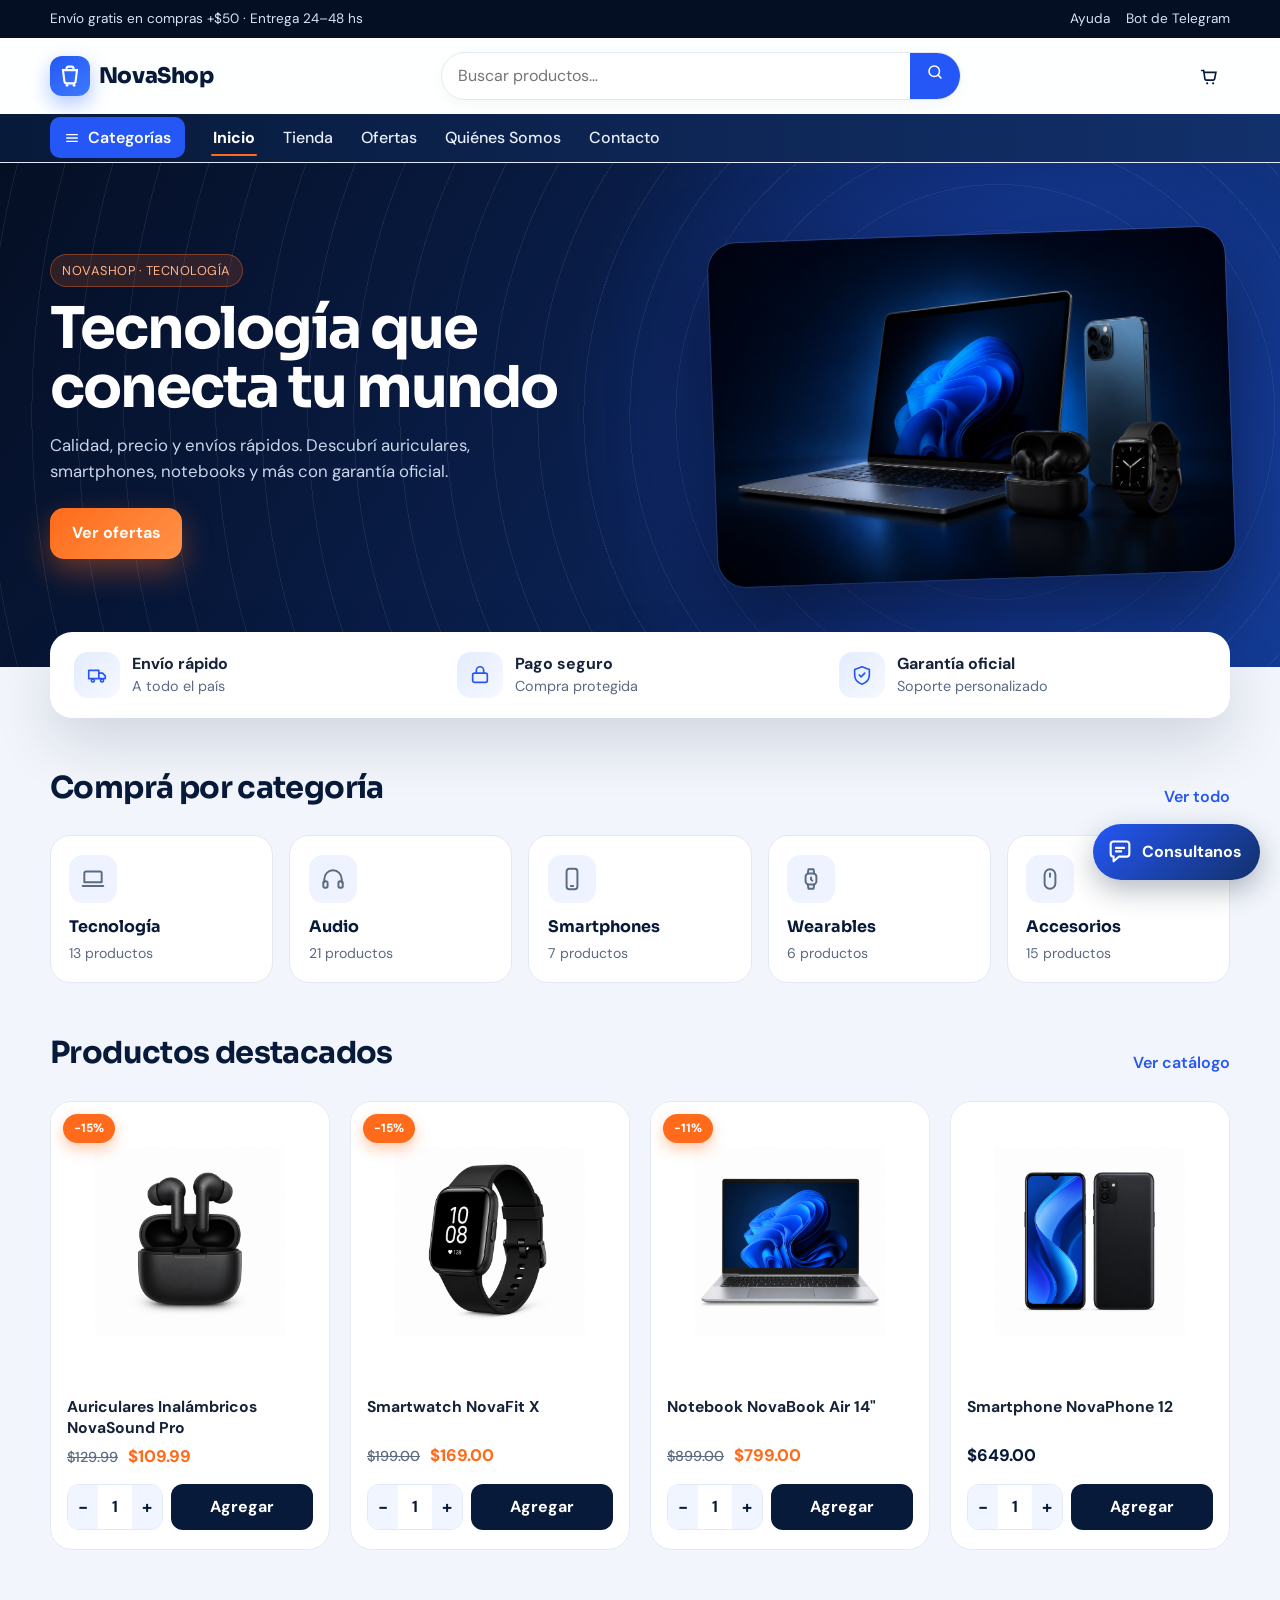
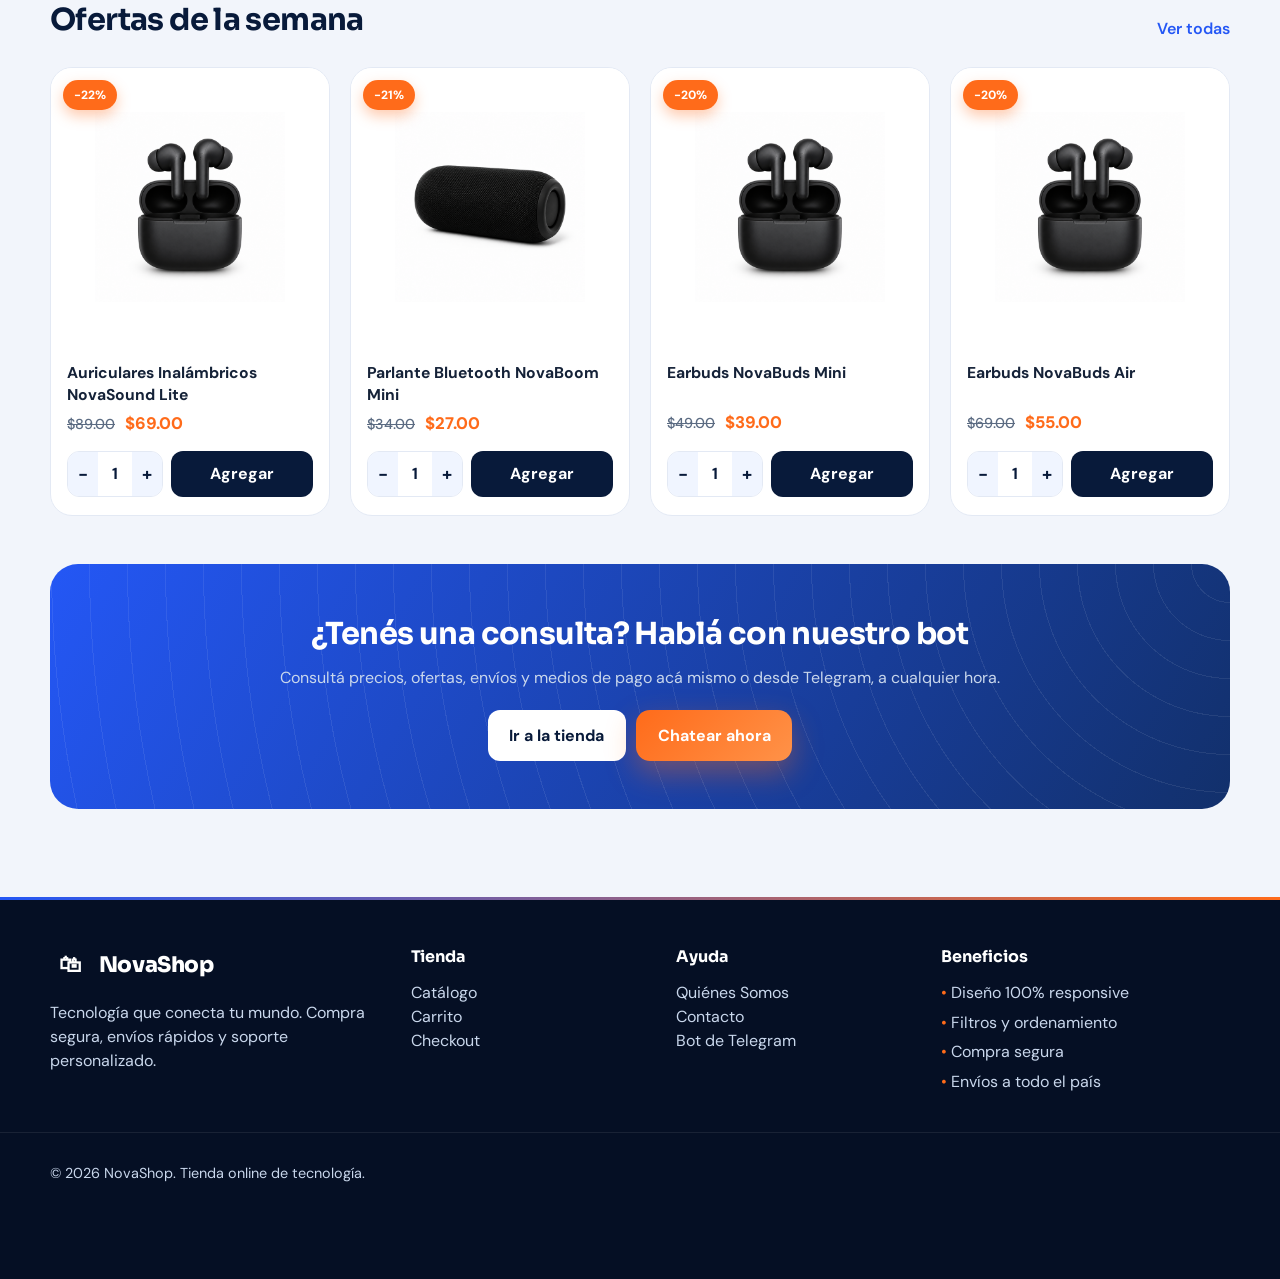
<file: index.html>
<!DOCTYPE html>
<html lang="es">
<head>
    <meta charset="UTF-8">
    <meta name="viewport" content="width=device-width, initial-scale=1">
    <title>NovaShop - Tecnología que conecta tu mundo</title>
    <link rel="icon" href="assets/img/favicon.svg">
    <link rel="preconnect" href="https://fonts.googleapis.com">
    <link rel="stylesheet" href="https://fonts.googleapis.com/css2?family=DM+Sans:ital,opsz,wght@0,9..40,400;0,9..40,500;0,9..40,600;0,9..40,700;1,9..40,400&family=Sora:wght@500;600;700;800&display=swap">
    <link rel="stylesheet" href="assets/css/main.css">
    <link rel="stylesheet" href="assets/css/tienda.css">
</head>
<body data-pagina="inicio">

<div id="cabecera"></div>

<main class="ns-main">
<section class="ns-hero">
    <div class="ns-container ns-hero__grid">
        <div class="ns-hero__copy">
            <p class="ns-eyebrow">NovaShop · Tecnología</p>
            <h1>Tecnología que conecta tu mundo</h1>
            <p class="ns-hero__lead">Calidad, precio y envíos rápidos. Descubrí auriculares, smartphones, notebooks y más con garantía oficial.</p>
            <a class="ns-btn ns-btn--accent" href="tienda.html?ofertas=1">Ver ofertas</a>
        </div>
        <div class="ns-hero__visual">
            <img class="ns-hero__img" src="assets/img/hero-devices.png" alt="Notebook, smartphone, auriculares y smartwatch NovaShop" width="800" height="450">
        </div>
    </div>
</section>

<section class="ns-trust">
    <div class="ns-container ns-trust__row">
        <div class="ns-trust__item">
            <span class="ns-trust__icon"><svg width="22" height="22" viewBox="0 0 24 24" fill="none" stroke="currentColor" stroke-width="1.8" stroke-linecap="round" stroke-linejoin="round" aria-hidden="true"><path d="M3 7h11v9H3zM14 10h4l3 3v3h-7z"/><circle cx="7.5" cy="18" r="1.6"/><circle cx="17.5" cy="18" r="1.6"/></svg></span>
            <div>
                <strong>Envío rápido</strong>
                <p>A todo el país</p>
            </div>
        </div>
        <div class="ns-trust__item">
            <span class="ns-trust__icon"><svg width="22" height="22" viewBox="0 0 24 24" fill="none" stroke="currentColor" stroke-width="1.8" stroke-linecap="round" stroke-linejoin="round" aria-hidden="true"><rect x="4" y="10" width="16" height="10" rx="2"/><path d="M8 10V7a4 4 0 0 1 8 0v3"/></svg></span>
            <div>
                <strong>Pago seguro</strong>
                <p>Compra protegida</p>
            </div>
        </div>
        <div class="ns-trust__item">
            <span class="ns-trust__icon"><svg width="22" height="22" viewBox="0 0 24 24" fill="none" stroke="currentColor" stroke-width="1.8" stroke-linecap="round" stroke-linejoin="round" aria-hidden="true"><path d="M12 3l8 3v6c0 5-3.5 8.5-8 10-4.5-1.5-8-5-8-10V6l8-3Z"/><path d="M9 12l2 2 4-4"/></svg></span>
            <div>
                <strong>Garantía oficial</strong>
                <p>Soporte personalizado</p>
            </div>
        </div>
    </div>
</section>

<section class="ns-section">
    <div class="ns-container">
        <div class="ns-section__head">
            <h2>Comprá por categoría</h2>
            <a class="ns-link" href="tienda.html">Ver todo</a>
        </div>
        <div class="ns-categorias" id="categorias-inicio"></div>
    </div>
</section>

<section class="ns-section ns-section--junta">
    <div class="ns-container">
        <div class="ns-section__head">
            <h2>Productos destacados</h2>
            <a class="ns-link" href="tienda.html">Ver catálogo</a>
        </div>
        <div class="ns-grid ns-grid--4" id="destacados"></div>
    </div>
</section>

<section class="ns-section ns-section--junta">
    <div class="ns-container">
        <div class="ns-section__head">
            <h2>Ofertas de la semana</h2>
            <a class="ns-link" href="tienda.html?ofertas=1">Ver todas</a>
        </div>
        <div class="ns-grid ns-grid--4" id="ofertas-inicio"></div>
    </div>
</section>

<section class="ns-cta">
    <div class="ns-container ns-cta__inner">
        <h2>¿Tenés una consulta? Hablá con nuestro bot</h2>
        <p>Consultá precios, ofertas, envíos y medios de pago acá mismo o desde Telegram, a cualquier hora.</p>
        <div class="ns-cta__actions">
            <a class="ns-btn ns-btn--light" href="tienda.html">Ir a la tienda</a>
            <button type="button" class="ns-btn ns-btn--accent" data-abrir-chat>Chatear ahora</button>
        </div>
    </div>
</section>
</main>

<div id="pie"></div>

<script src="assets/js/tienda.js"></script>
<script src="assets/js/chat.js"></script>
</body>
</html>
</file>
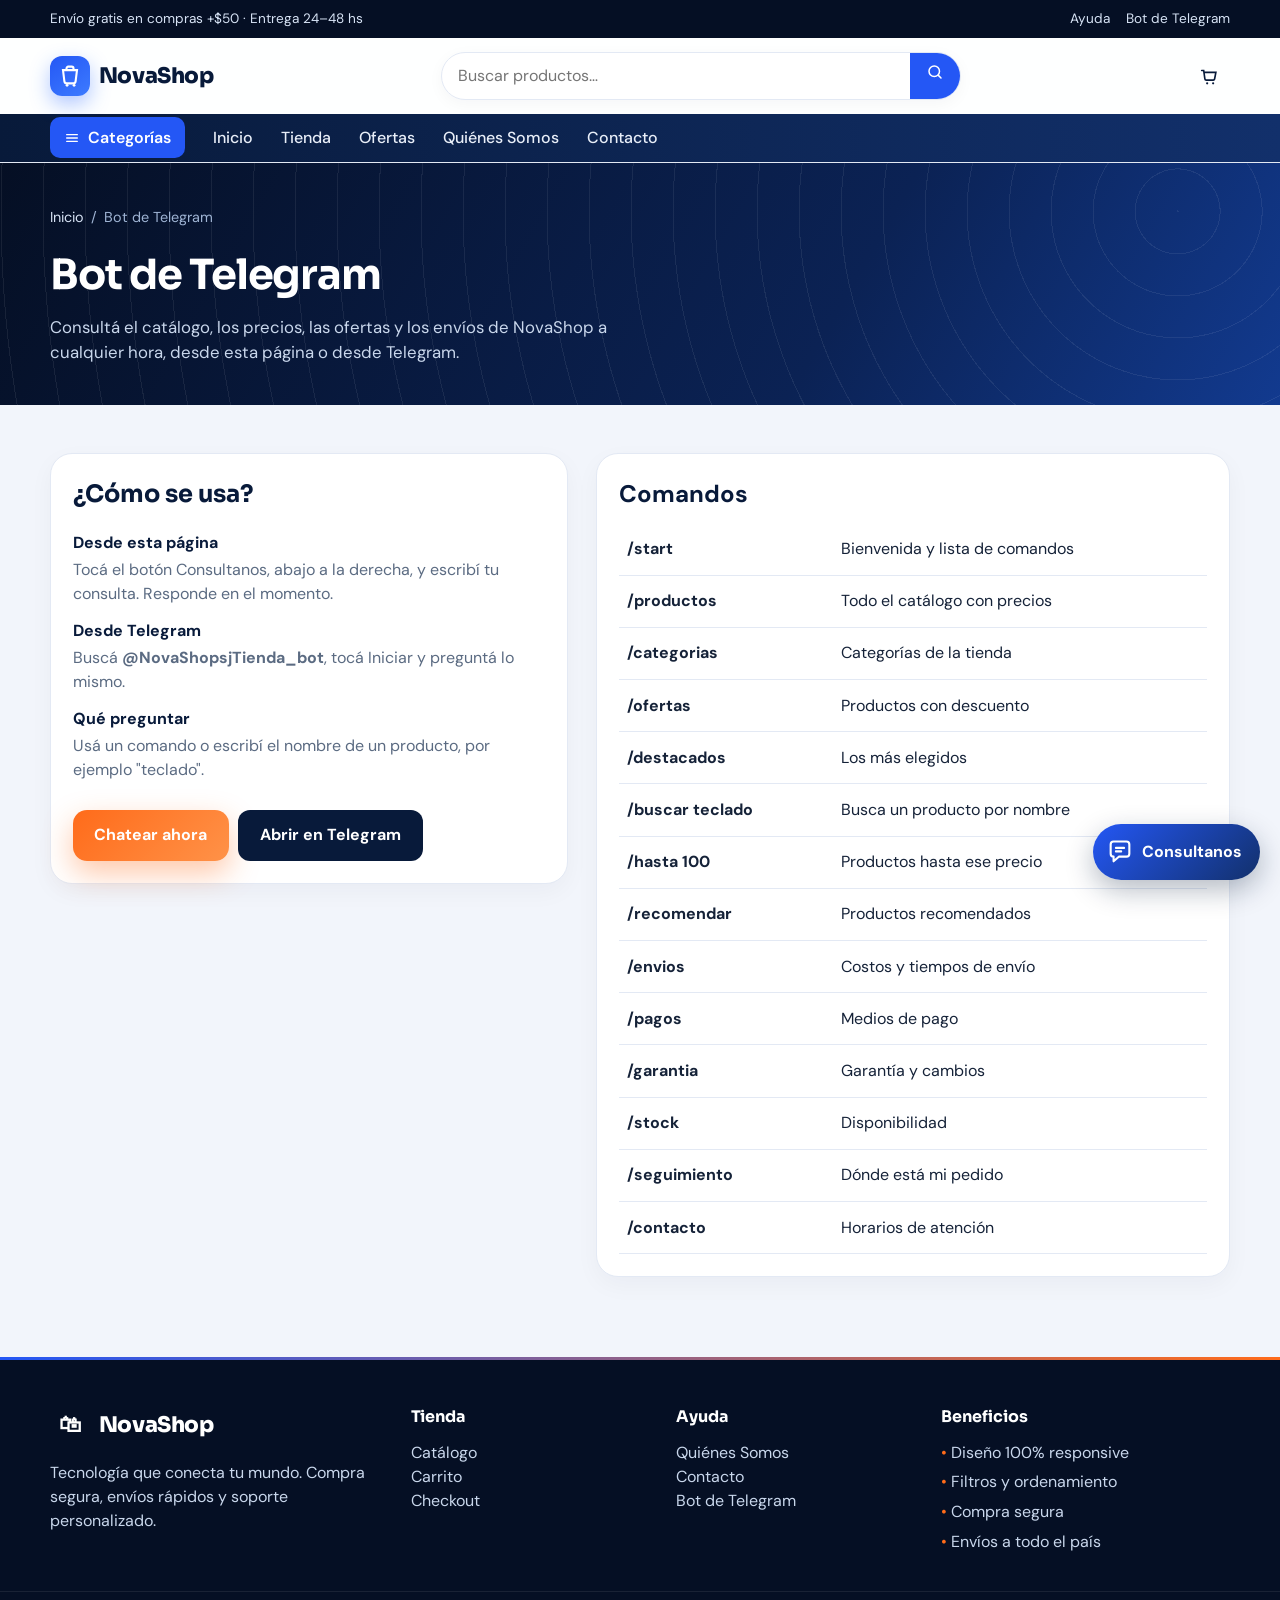
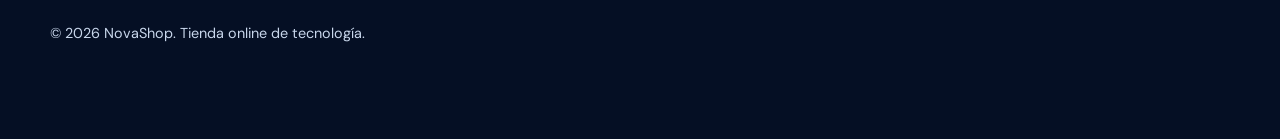
<file: bot.html>
<!DOCTYPE html>
<html lang="es">
<head>
    <meta charset="UTF-8">
    <meta name="viewport" content="width=device-width, initial-scale=1">
    <title>Bot de Telegram - NovaShop</title>
    <link rel="icon" href="assets/img/favicon.svg">
    <link rel="preconnect" href="https://fonts.googleapis.com">
    <link rel="stylesheet" href="https://fonts.googleapis.com/css2?family=DM+Sans:ital,opsz,wght@0,9..40,400;0,9..40,500;0,9..40,600;0,9..40,700;1,9..40,400&family=Sora:wght@500;600;700;800&display=swap">
    <link rel="stylesheet" href="assets/css/main.css">
    <link rel="stylesheet" href="assets/css/tienda.css">
</head>
<body data-pagina="bot">

<div id="cabecera"></div>

<main class="ns-main">
<section class="ns-page-hero">
    <div class="ns-container">
        <nav class="ns-breadcrumbs" aria-label="Breadcrumb">
            <a href="index.html">Inicio</a>
            <span>/</span>
            <span>Bot de Telegram</span>
        </nav>
        <h1>Bot de Telegram</h1>
        <p class="ns-lead">Consultá el catálogo, los precios, las ofertas y los envíos de NovaShop a cualquier hora, desde esta página o desde Telegram.</p>
    </div>
</section>

<section class="ns-section">
    <div class="ns-container ns-contact">
        <div class="ns-contact__info">
            <h2>¿Cómo se usa?</h2>
            <ul class="ns-contact__list">
                <li>
                    <strong>Desde esta página</strong>
                    <span>Tocá el botón Consultanos, abajo a la derecha, y escribí tu consulta. Responde en el momento.</span>
                </li>
                <li>
                    <strong>Desde Telegram</strong>
                    <span>Buscá <b data-bot-usuario>el bot de NovaShop</b>, tocá Iniciar y preguntá lo mismo.</span>
                </li>
                <li>
                    <strong>Qué preguntar</strong>
                    <span>Usá un comando o escribí el nombre de un producto, por ejemplo "teclado".</span>
                </li>
            </ul>
            <div class="ns-bot-botones">
                <button type="button" class="ns-btn ns-btn--accent" data-abrir-chat>Chatear ahora</button>
                <a class="ns-btn ns-btn--navy" data-bot href="https://t.me/">Abrir en Telegram</a>
            </div>
        </div>

        <div class="ns-contact__form-wrap">
            <h2 class="ns-bot-titulo">Comandos</h2>
            <table class="ns-cart-table">
                <tbody>
                    <tr><td><b>/start</b></td><td>Bienvenida y lista de comandos</td></tr>
                    <tr><td><b>/productos</b></td><td>Todo el catálogo con precios</td></tr>
                    <tr><td><b>/categorias</b></td><td>Categorías de la tienda</td></tr>
                    <tr><td><b>/ofertas</b></td><td>Productos con descuento</td></tr>
                    <tr><td><b>/destacados</b></td><td>Los más elegidos</td></tr>
                    <tr><td><b>/buscar teclado</b></td><td>Busca un producto por nombre</td></tr>
                    <tr><td><b>/hasta 100</b></td><td>Productos hasta ese precio</td></tr>
                    <tr><td><b>/recomendar</b></td><td>Productos recomendados</td></tr>
                    <tr><td><b>/envios</b></td><td>Costos y tiempos de envío</td></tr>
                    <tr><td><b>/pagos</b></td><td>Medios de pago</td></tr>
                    <tr><td><b>/garantia</b></td><td>Garantía y cambios</td></tr>
                    <tr><td><b>/stock</b></td><td>Disponibilidad</td></tr>
                    <tr><td><b>/seguimiento</b></td><td>Dónde está mi pedido</td></tr>
                    <tr><td><b>/contacto</b></td><td>Horarios de atención</td></tr>
                </tbody>
            </table>
        </div>
    </div>
</section>
</main>

<div id="pie"></div>

<script src="assets/js/tienda.js"></script>
<script src="assets/js/chat.js"></script>
</body>
</html>
</file>
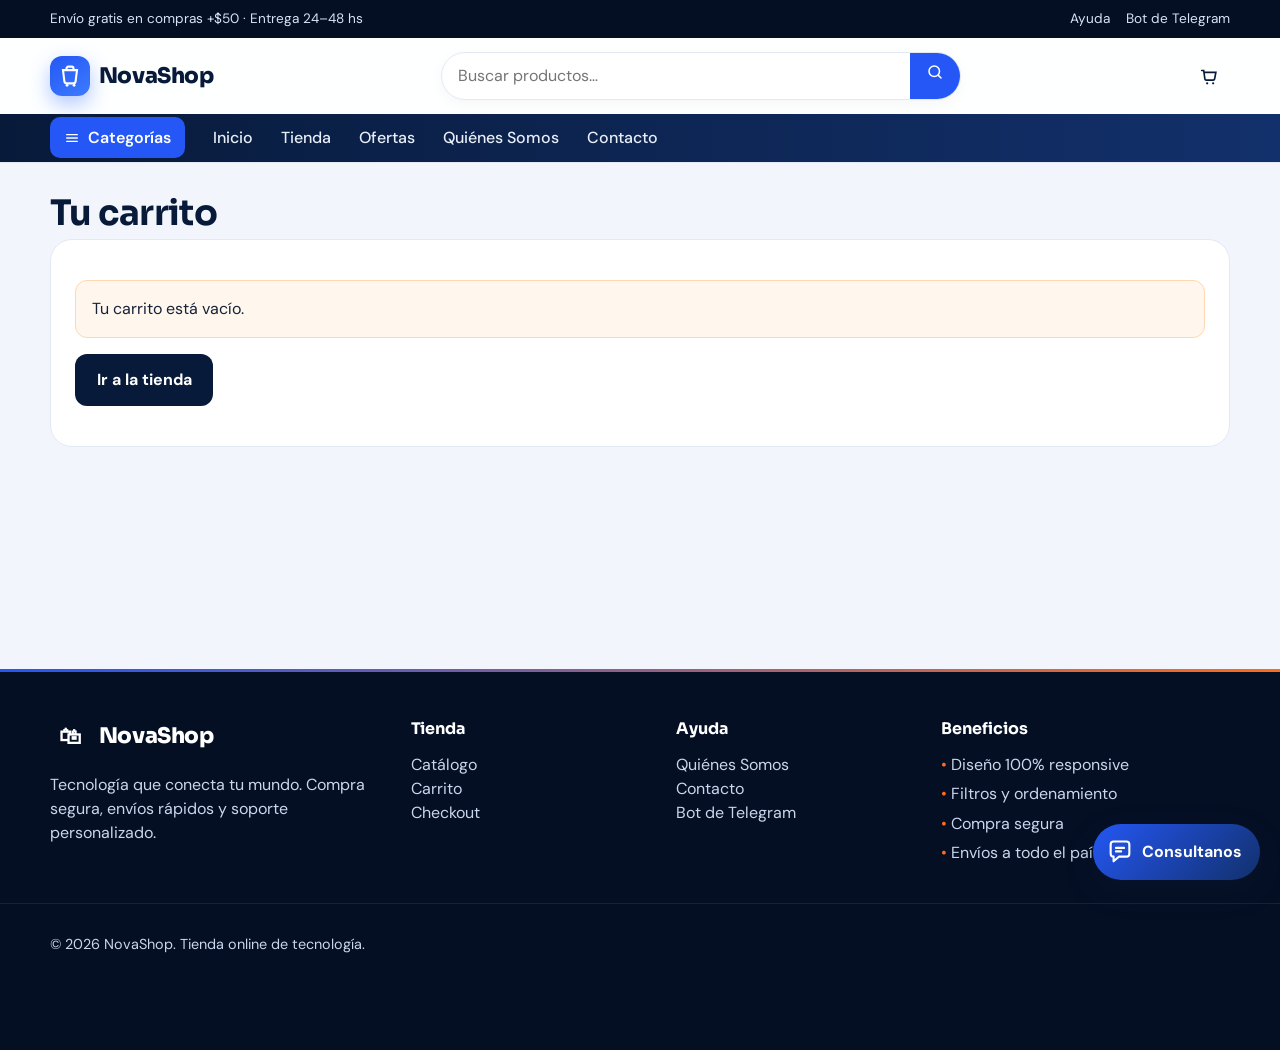
<file: carrito.html>
<!DOCTYPE html>
<html lang="es">
<head>
    <meta charset="UTF-8">
    <meta name="viewport" content="width=device-width, initial-scale=1">
    <title>Carrito - NovaShop</title>
    <link rel="icon" href="assets/img/favicon.svg">
    <link rel="preconnect" href="https://fonts.googleapis.com">
    <link rel="stylesheet" href="https://fonts.googleapis.com/css2?family=DM+Sans:ital,opsz,wght@0,9..40,400;0,9..40,500;0,9..40,600;0,9..40,700;1,9..40,400&family=Sora:wght@500;600;700;800&display=swap">
    <link rel="stylesheet" href="assets/css/main.css">
    <link rel="stylesheet" href="assets/css/tienda.css">
</head>
<body data-pagina="carrito">

<div id="cabecera"></div>

<main class="ns-main">
<div class="ns-cart-wrap">
    <h1 class="ns-page-title">Tu carrito</h1>
    <div class="ns-page" id="carrito"></div>
</div>
</main>

<div id="pie"></div>

<script src="assets/js/tienda.js"></script>
<script src="assets/js/chat.js"></script>
</body>
</html>
</file>
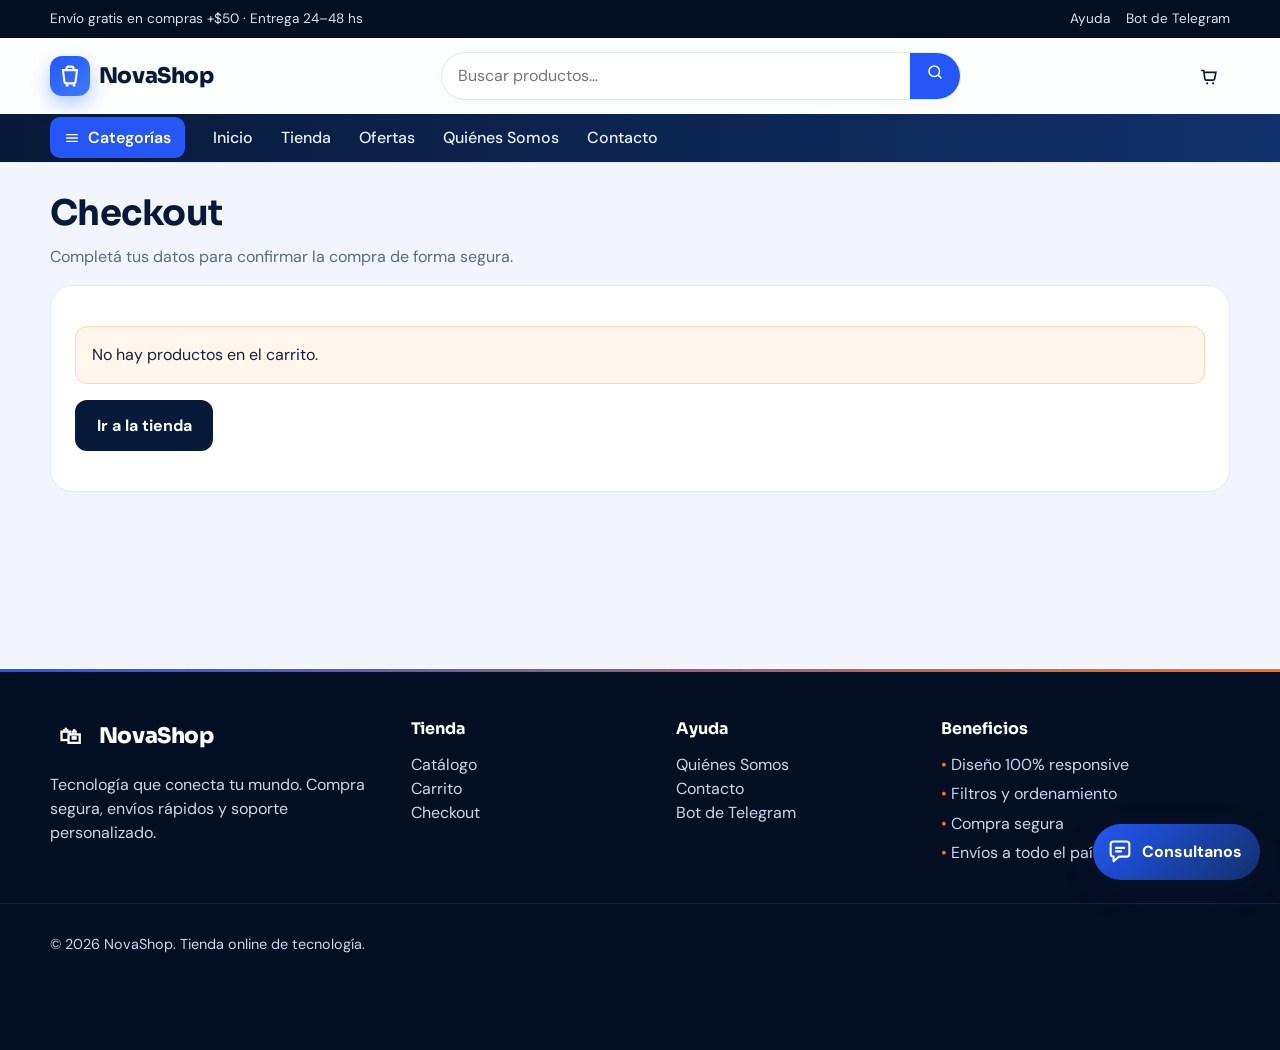
<file: checkout.html>
<!DOCTYPE html>
<html lang="es">
<head>
    <meta charset="UTF-8">
    <meta name="viewport" content="width=device-width, initial-scale=1">
    <title>Checkout - NovaShop</title>
    <link rel="icon" href="assets/img/favicon.svg">
    <link rel="preconnect" href="https://fonts.googleapis.com">
    <link rel="stylesheet" href="https://fonts.googleapis.com/css2?family=DM+Sans:ital,opsz,wght@0,9..40,400;0,9..40,500;0,9..40,600;0,9..40,700;1,9..40,400&family=Sora:wght@500;600;700;800&display=swap">
    <link rel="stylesheet" href="assets/css/main.css">
    <link rel="stylesheet" href="assets/css/tienda.css">
</head>
<body data-pagina="checkout">

<div id="cabecera"></div>

<main class="ns-main">
<div class="ns-checkout-wrap">
    <h1 class="ns-page-title">Checkout</h1>
    <p class="ns-checkout-lead">Completá tus datos para confirmar la compra de forma segura.</p>

    <div class="ns-page" id="checkout">
        <form class="ns-checkout ns-contact-form" id="form-checkout">
            <div class="ns-checkout__grid">
                <div class="ns-checkout__fields">
                    <h3>Datos de facturación y envío</h3>
                    <div class="ns-form-grid">
                        <div class="ns-form-row">
                            <label for="nombre">Nombre *</label>
                            <input type="text" id="nombre" name="nombre" required>
                        </div>
                        <div class="ns-form-row">
                            <label for="apellido">Apellido *</label>
                            <input type="text" id="apellido" name="apellido" required>
                        </div>
                    </div>
                    <div class="ns-form-grid">
                        <div class="ns-form-row">
                            <label for="email">Email *</label>
                            <input type="email" id="email" name="email" required placeholder="tu@email.com">
                        </div>
                        <div class="ns-form-row">
                            <label for="telefono">Teléfono *</label>
                            <input type="tel" id="telefono" name="telefono" required placeholder="+54 ...">
                        </div>
                    </div>
                    <div class="ns-form-row">
                        <label for="direccion">Dirección *</label>
                        <input type="text" id="direccion" name="direccion" required placeholder="Calle y número">
                    </div>
                    <div class="ns-form-grid">
                        <div class="ns-form-row">
                            <label for="ciudad">Ciudad *</label>
                            <input type="text" id="ciudad" name="ciudad" required>
                        </div>
                        <div class="ns-form-row">
                            <label for="provincia">Provincia *</label>
                            <input type="text" id="provincia" name="provincia" required>
                        </div>
                    </div>
                    <div class="ns-form-grid">
                        <div class="ns-form-row">
                            <label for="cp">Código postal *</label>
                            <input type="text" id="cp" name="cp" required>
                        </div>
                        <div class="ns-form-row">
                            <label for="pago">Medio de pago *</label>
                            <select id="pago" name="pago" required>
                                <option value="Tarjeta de crédito o débito">Tarjeta de crédito o débito</option>
                                <option value="Transferencia bancaria">Transferencia bancaria</option>
                            </select>
                        </div>
                    </div>
                </div>

                <aside class="ns-checkout__order">
                    <h3>Tu pedido</h3>
                    <div id="resumen"></div>
                    <button type="submit" class="ns-btn ns-btn--accent ns-btn--ancho">Realizar el pedido</button>
                </aside>
            </div>
        </form>
    </div>
</div>
</main>

<div id="pie"></div>

<script src="assets/js/tienda.js"></script>
<script src="assets/js/chat.js"></script>
</body>
</html>
</file>
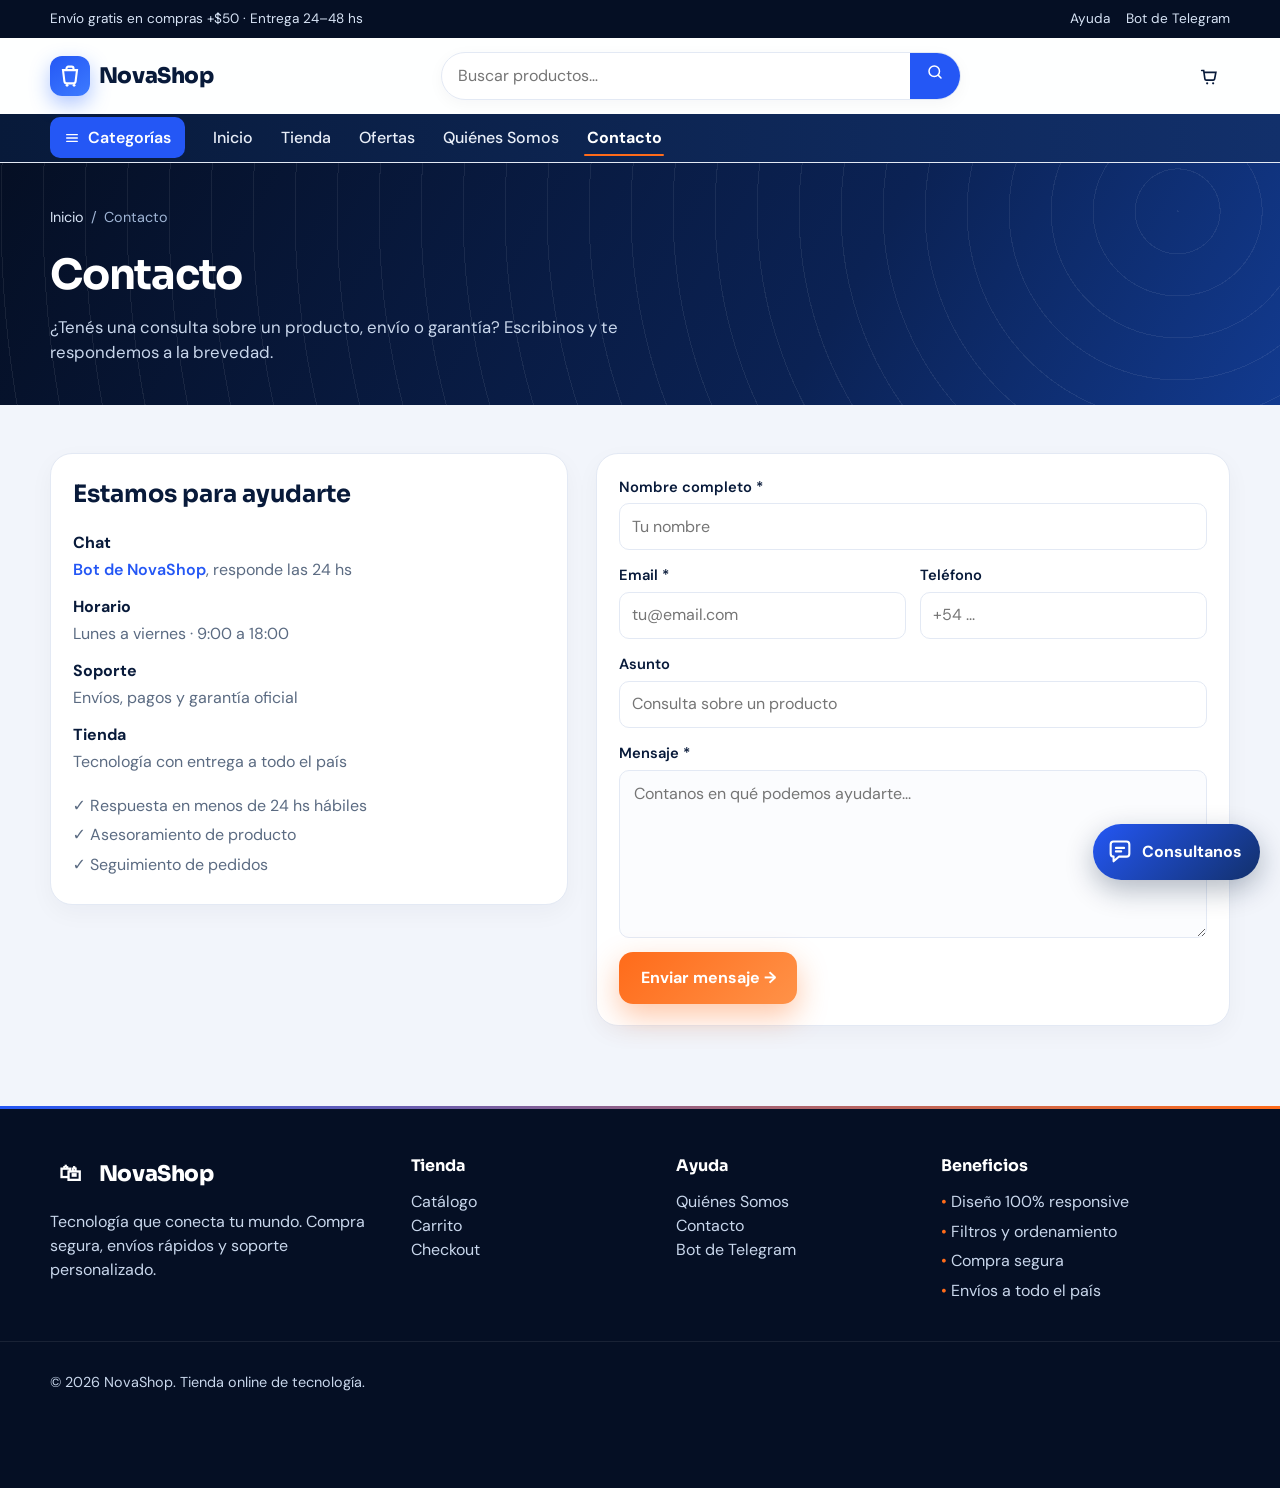
<file: contacto.html>
<!DOCTYPE html>
<html lang="es">
<head>
    <meta charset="UTF-8">
    <meta name="viewport" content="width=device-width, initial-scale=1">
    <title>Contacto - NovaShop</title>
    <link rel="icon" href="assets/img/favicon.svg">
    <link rel="preconnect" href="https://fonts.googleapis.com">
    <link rel="stylesheet" href="https://fonts.googleapis.com/css2?family=DM+Sans:ital,opsz,wght@0,9..40,400;0,9..40,500;0,9..40,600;0,9..40,700;1,9..40,400&family=Sora:wght@500;600;700;800&display=swap">
    <link rel="stylesheet" href="assets/css/main.css">
    <link rel="stylesheet" href="assets/css/tienda.css">
</head>
<body data-pagina="contacto">

<div id="cabecera"></div>

<main class="ns-main">
<section class="ns-page-hero">
    <div class="ns-container">
        <nav class="ns-breadcrumbs" aria-label="Breadcrumb">
            <a href="index.html">Inicio</a>
            <span>/</span>
            <span>Contacto</span>
        </nav>
        <h1>Contacto</h1>
        <p class="ns-lead">¿Tenés una consulta sobre un producto, envío o garantía? Escribinos y te respondemos a la brevedad.</p>
    </div>
</section>

<section class="ns-section">
    <div class="ns-container ns-contact">
        <div class="ns-contact__info">
            <h2>Estamos para ayudarte</h2>
            <ul class="ns-contact__list">
                <li>
                    <strong>Chat</strong>
                    <span><a class="ns-link" href="bot.html" data-abrir-chat>Bot de NovaShop</a>, responde las 24 hs</span>
                </li>
                <li>
                    <strong>Horario</strong>
                    <span>Lunes a viernes · 9:00 a 18:00</span>
                </li>
                <li>
                    <strong>Soporte</strong>
                    <span>Envíos, pagos y garantía oficial</span>
                </li>
                <li>
                    <strong>Tienda</strong>
                    <span>Tecnología con entrega a todo el país</span>
                </li>
            </ul>
            <div class="ns-contact__perks">
                <p>✓ Respuesta en menos de 24 hs hábiles</p>
                <p>✓ Asesoramiento de producto</p>
                <p>✓ Seguimiento de pedidos</p>
            </div>
        </div>

        <div class="ns-contact__form-wrap">
            <div id="aviso-contacto" hidden></div>

            <form class="ns-contact-form" id="form-contacto">
                <div class="ns-form-row">
                    <label for="nombre">Nombre completo *</label>
                    <input type="text" id="nombre" name="nombre" required placeholder="Tu nombre">
                </div>
                <div class="ns-form-grid">
                    <div class="ns-form-row">
                        <label for="email">Email *</label>
                        <input type="email" id="email" name="email" required placeholder="tu@email.com">
                    </div>
                    <div class="ns-form-row">
                        <label for="telefono">Teléfono</label>
                        <input type="tel" id="telefono" name="telefono" placeholder="+54 ...">
                    </div>
                </div>
                <div class="ns-form-row">
                    <label for="asunto">Asunto</label>
                    <input type="text" id="asunto" name="asunto" placeholder="Consulta sobre un producto">
                </div>
                <div class="ns-form-row">
                    <label for="mensaje">Mensaje *</label>
                    <textarea id="mensaje" name="mensaje" rows="6" required placeholder="Contanos en qué podemos ayudarte..."></textarea>
                </div>
                <button type="submit" class="ns-btn ns-btn--accent">Enviar mensaje →</button>
            </form>
        </div>
    </div>
</section>
</main>

<div id="pie"></div>

<script src="assets/js/tienda.js"></script>
<script src="assets/js/chat.js"></script>
</body>
</html>
</file>
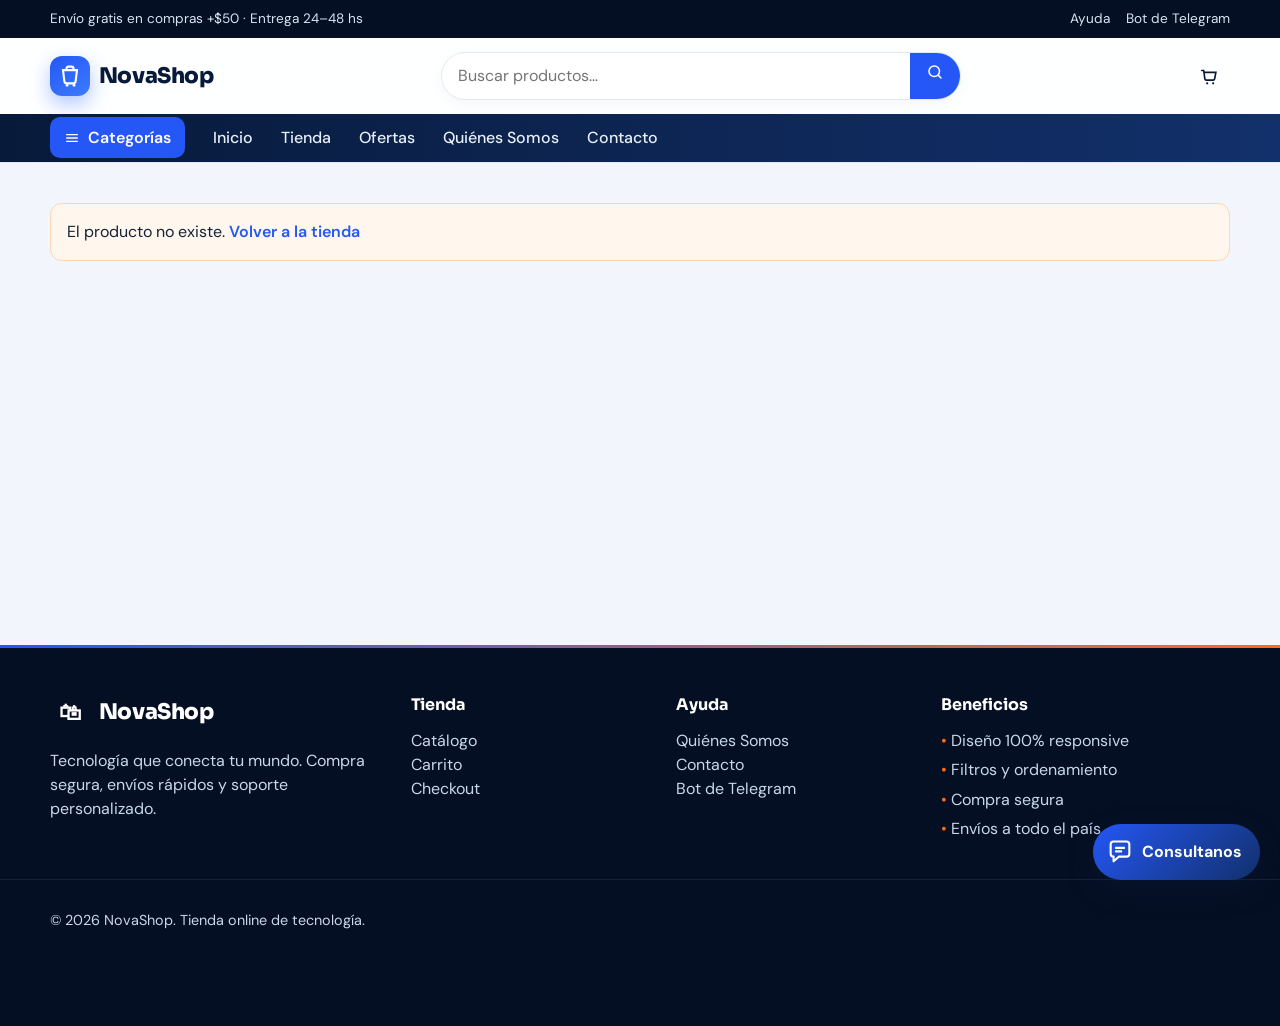
<file: producto.html>
<!DOCTYPE html>
<html lang="es">
<head>
    <meta charset="UTF-8">
    <meta name="viewport" content="width=device-width, initial-scale=1">
    <title>Producto - NovaShop</title>
    <link rel="icon" href="assets/img/favicon.svg">
    <link rel="preconnect" href="https://fonts.googleapis.com">
    <link rel="stylesheet" href="https://fonts.googleapis.com/css2?family=DM+Sans:ital,opsz,wght@0,9..40,400;0,9..40,500;0,9..40,600;0,9..40,700;1,9..40,400&family=Sora:wght@500;600;700;800&display=swap">
    <link rel="stylesheet" href="assets/css/main.css">
    <link rel="stylesheet" href="assets/css/tienda.css">
</head>
<body data-pagina="producto">

<div id="cabecera"></div>

<main class="ns-main">
<div class="ns-container ns-product" id="producto"></div>
</main>

<div id="pie"></div>

<script src="assets/js/tienda.js"></script>
<script src="assets/js/chat.js"></script>
</body>
</html>
</file>
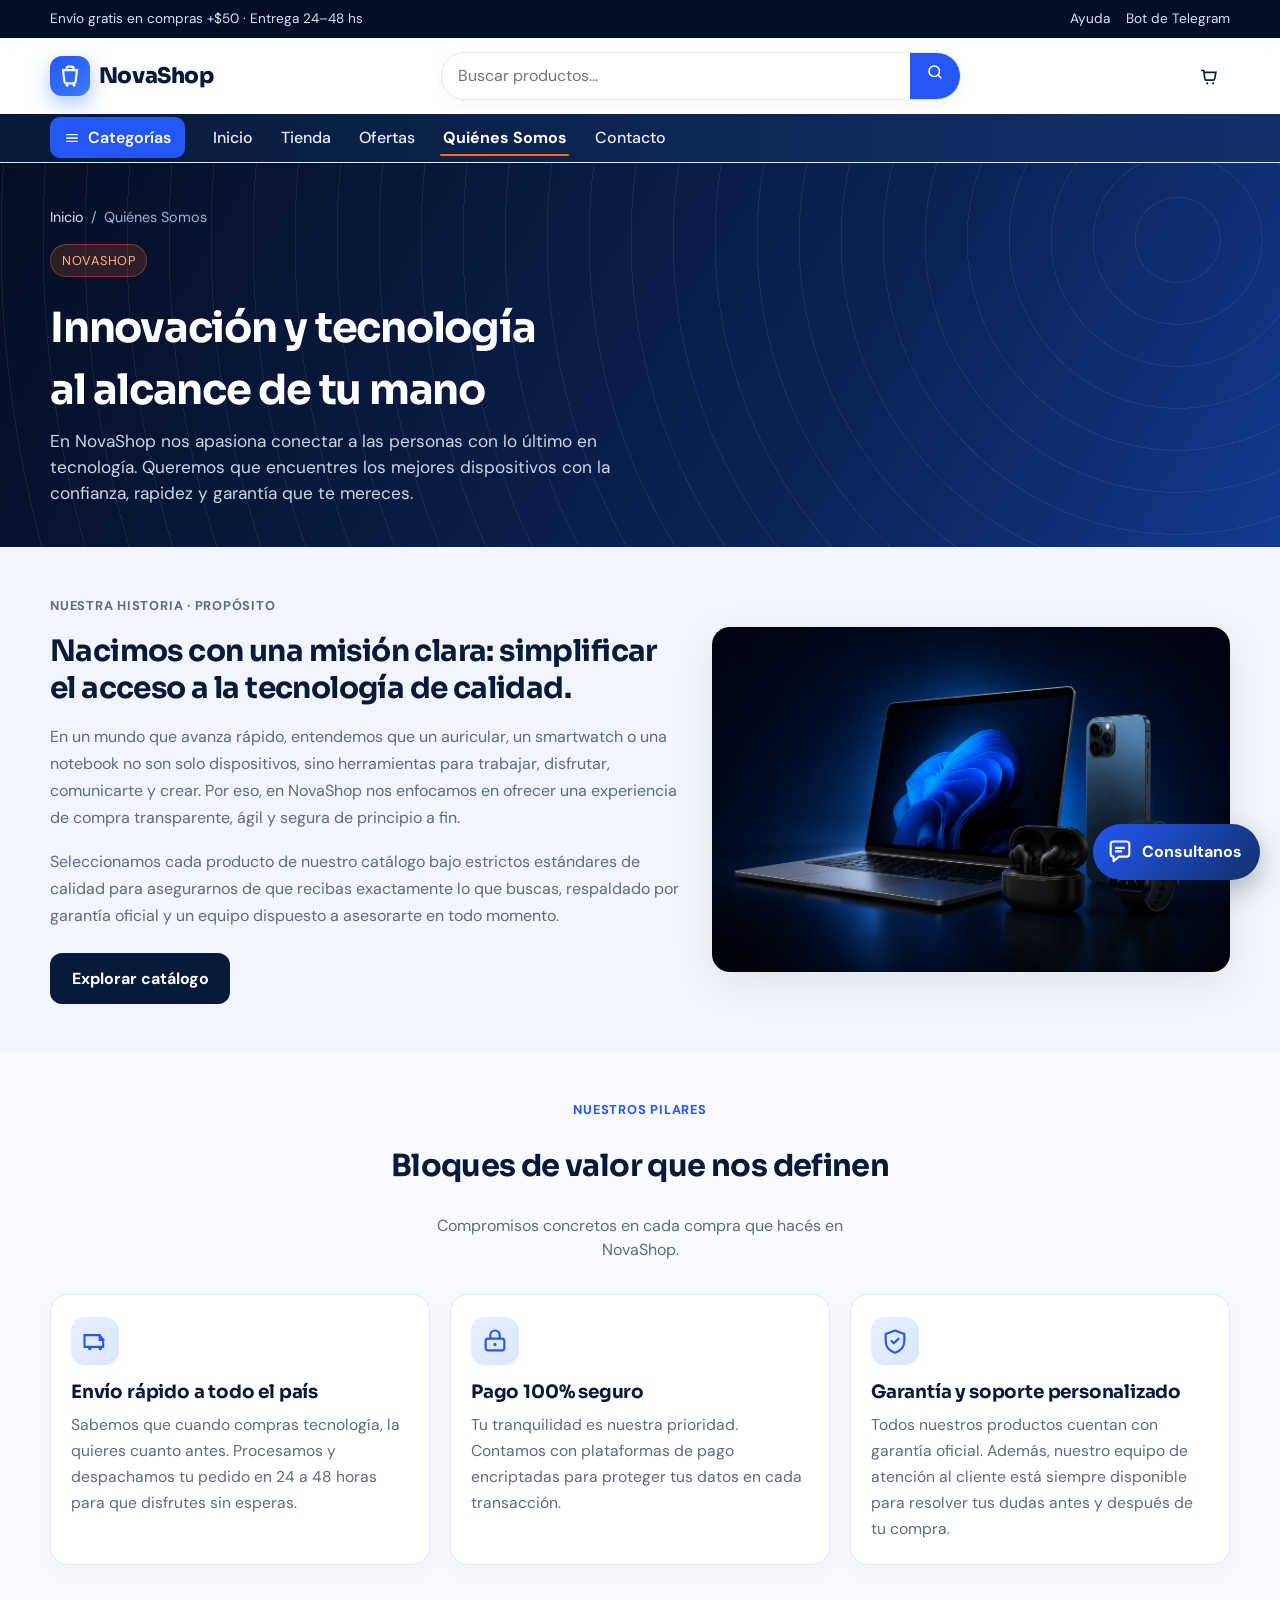
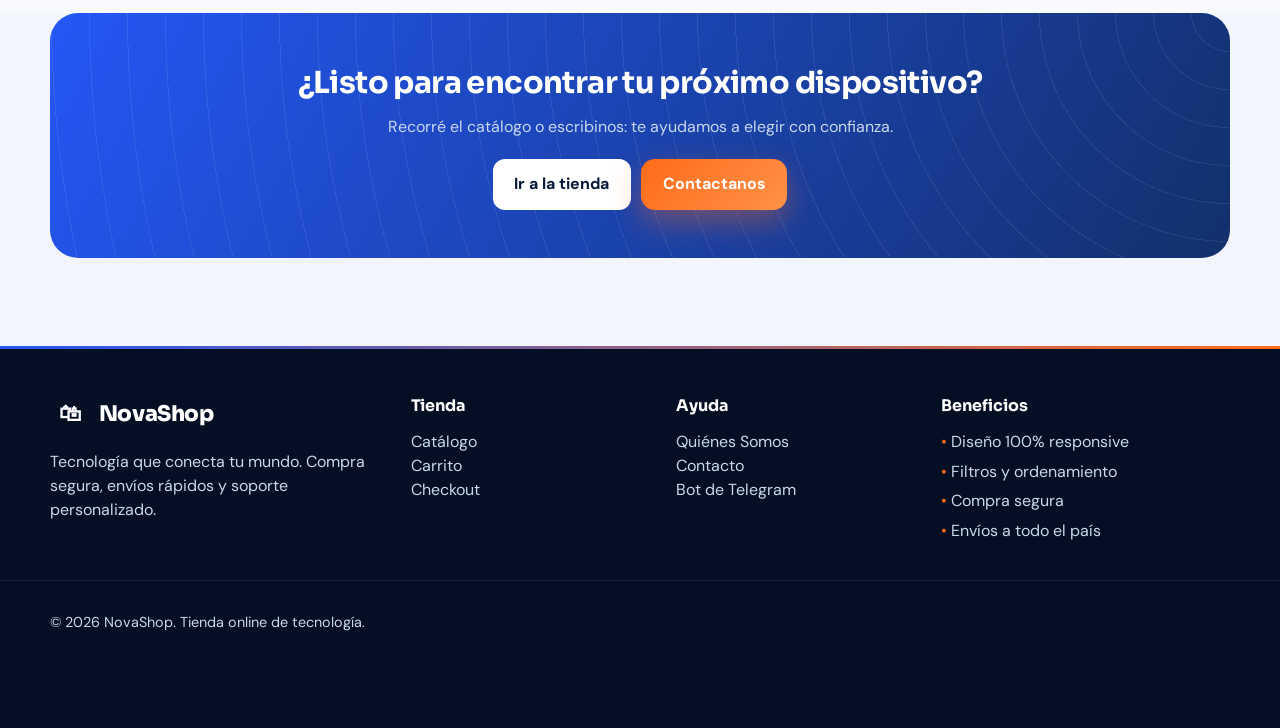
<file: quienes-somos.html>
<!DOCTYPE html>
<html lang="es">
<head>
    <meta charset="UTF-8">
    <meta name="viewport" content="width=device-width, initial-scale=1">
    <title>Quiénes Somos - NovaShop</title>
    <link rel="icon" href="assets/img/favicon.svg">
    <link rel="preconnect" href="https://fonts.googleapis.com">
    <link rel="stylesheet" href="https://fonts.googleapis.com/css2?family=DM+Sans:ital,opsz,wght@0,9..40,400;0,9..40,500;0,9..40,600;0,9..40,700;1,9..40,400&family=Sora:wght@500;600;700;800&display=swap">
    <link rel="stylesheet" href="assets/css/main.css">
    <link rel="stylesheet" href="assets/css/tienda.css">
</head>
<body data-pagina="quienes">

<div id="cabecera"></div>

<main class="ns-main">
<section class="ns-page-hero ns-page-hero--about">
    <div class="ns-container ns-about-hero">
        <nav class="ns-breadcrumbs" aria-label="Breadcrumb">
            <a href="index.html">Inicio</a>
            <span>/</span>
            <span>Quiénes Somos</span>
        </nav>
        <p class="ns-eyebrow ns-eyebrow--light">NovaShop</p>
        <h1>Innovación y tecnología al alcance de tu mano</h1>
        <p class="ns-lead">
            En NovaShop nos apasiona conectar a las personas con lo último en tecnología.
            Queremos que encuentres los mejores dispositivos con la confianza, rapidez y garantía que te mereces.
        </p>
    </div>
</section>

<section class="ns-section">
    <div class="ns-container ns-about">
        <div class="ns-about__story">
            <p class="ns-kicker">Nuestra historia · Propósito</p>
            <h2>Nacimos con una misión clara: simplificar el acceso a la tecnología de calidad.</h2>
            <p>
                En un mundo que avanza rápido, entendemos que un auricular, un smartwatch o una notebook
                no son solo dispositivos, sino herramientas para trabajar, disfrutar, comunicarte y crear.
                Por eso, en NovaShop nos enfocamos en ofrecer una experiencia de compra transparente,
                ágil y segura de principio a fin.
            </p>
            <p>
                Seleccionamos cada producto de nuestro catálogo bajo estrictos estándares de calidad
                para asegurarnos de que recibas exactamente lo que buscas, respaldado por garantía oficial
                y un equipo dispuesto a asesorarte en todo momento.
            </p>
            <a class="ns-btn ns-btn--navy" href="tienda.html">Explorar catálogo</a>
        </div>
        <div class="ns-about__visual">
            <img src="assets/img/hero-devices.png" alt="Dispositivos NovaShop: notebook, smartphone y wearables" width="640" height="360" loading="lazy">
        </div>
    </div>
</section>

<section class="ns-section ns-section--soft">
    <div class="ns-container">
        <div class="ns-section__head ns-section__head--center">
            <p class="ns-kicker">Nuestros pilares</p>
            <h2>Bloques de valor que nos definen</h2>
            <p class="ns-section__sub">Compromisos concretos en cada compra que hacés en NovaShop.</p>
        </div>

        <div class="ns-about__pillars">
            <article class="ns-pillar">
                <span class="ns-pillar__icon" aria-hidden="true">
                    <svg width="28" height="28" viewBox="0 0 24 24" fill="none"><path d="M3 7h13l3 4v6H3V7Z" stroke="currentColor" stroke-width="1.8"/><path d="M16 7v4h4" stroke="currentColor" stroke-width="1.8"/><circle cx="7.5" cy="18.5" r="1.5" fill="currentColor"/><circle cx="16.5" cy="18.5" r="1.5" fill="currentColor"/></svg>
                </span>
                <h3>Envío rápido a todo el país</h3>
                <p>
                    Sabemos que cuando compras tecnología, la quieres cuanto antes.
                    Procesamos y despachamos tu pedido en 24 a 48 horas para que disfrutes sin esperas.
                </p>
            </article>

            <article class="ns-pillar">
                <span class="ns-pillar__icon" aria-hidden="true">
                    <svg width="28" height="28" viewBox="0 0 24 24" fill="none"><rect x="4" y="10" width="16" height="10" rx="2" stroke="currentColor" stroke-width="1.8"/><path d="M8 10V7a4 4 0 0 1 8 0v3" stroke="currentColor" stroke-width="1.8"/><circle cx="12" cy="15" r="1.4" fill="currentColor"/></svg>
                </span>
                <h3>Pago 100% seguro</h3>
                <p>
                    Tu tranquilidad es nuestra prioridad. Contamos con plataformas de pago encriptadas
                    para proteger tus datos en cada transacción.
                </p>
            </article>

            <article class="ns-pillar">
                <span class="ns-pillar__icon" aria-hidden="true">
                    <svg width="28" height="28" viewBox="0 0 24 24" fill="none"><path d="M12 3l8 3v6c0 5-3.5 8.5-8 10-4.5-1.5-8-5-8-10V6l8-3Z" stroke="currentColor" stroke-width="1.8"/><path d="M9 12l2 2 4-4" stroke="currentColor" stroke-width="1.8" stroke-linecap="round" stroke-linejoin="round"/></svg>
                </span>
                <h3>Garantía y soporte personalizado</h3>
                <p>
                    Todos nuestros productos cuentan con garantía oficial. Además, nuestro equipo de
                    atención al cliente está siempre disponible para resolver tus dudas antes y después
                    de tu compra.
                </p>
            </article>
        </div>
    </div>
</section>

<section class="ns-cta">
    <div class="ns-container ns-cta__inner">
        <h2>¿Listo para encontrar tu próximo dispositivo?</h2>
        <p>Recorré el catálogo o escribinos: te ayudamos a elegir con confianza.</p>
        <div class="ns-cta__actions">
            <a class="ns-btn ns-btn--light" href="tienda.html">Ir a la tienda</a>
            <a class="ns-btn ns-btn--accent" href="contacto.html">Contactanos</a>
        </div>
    </div>
</section>
</main>

<div id="pie"></div>

<script src="assets/js/tienda.js"></script>
<script src="assets/js/chat.js"></script>
</body>
</html>
</file>
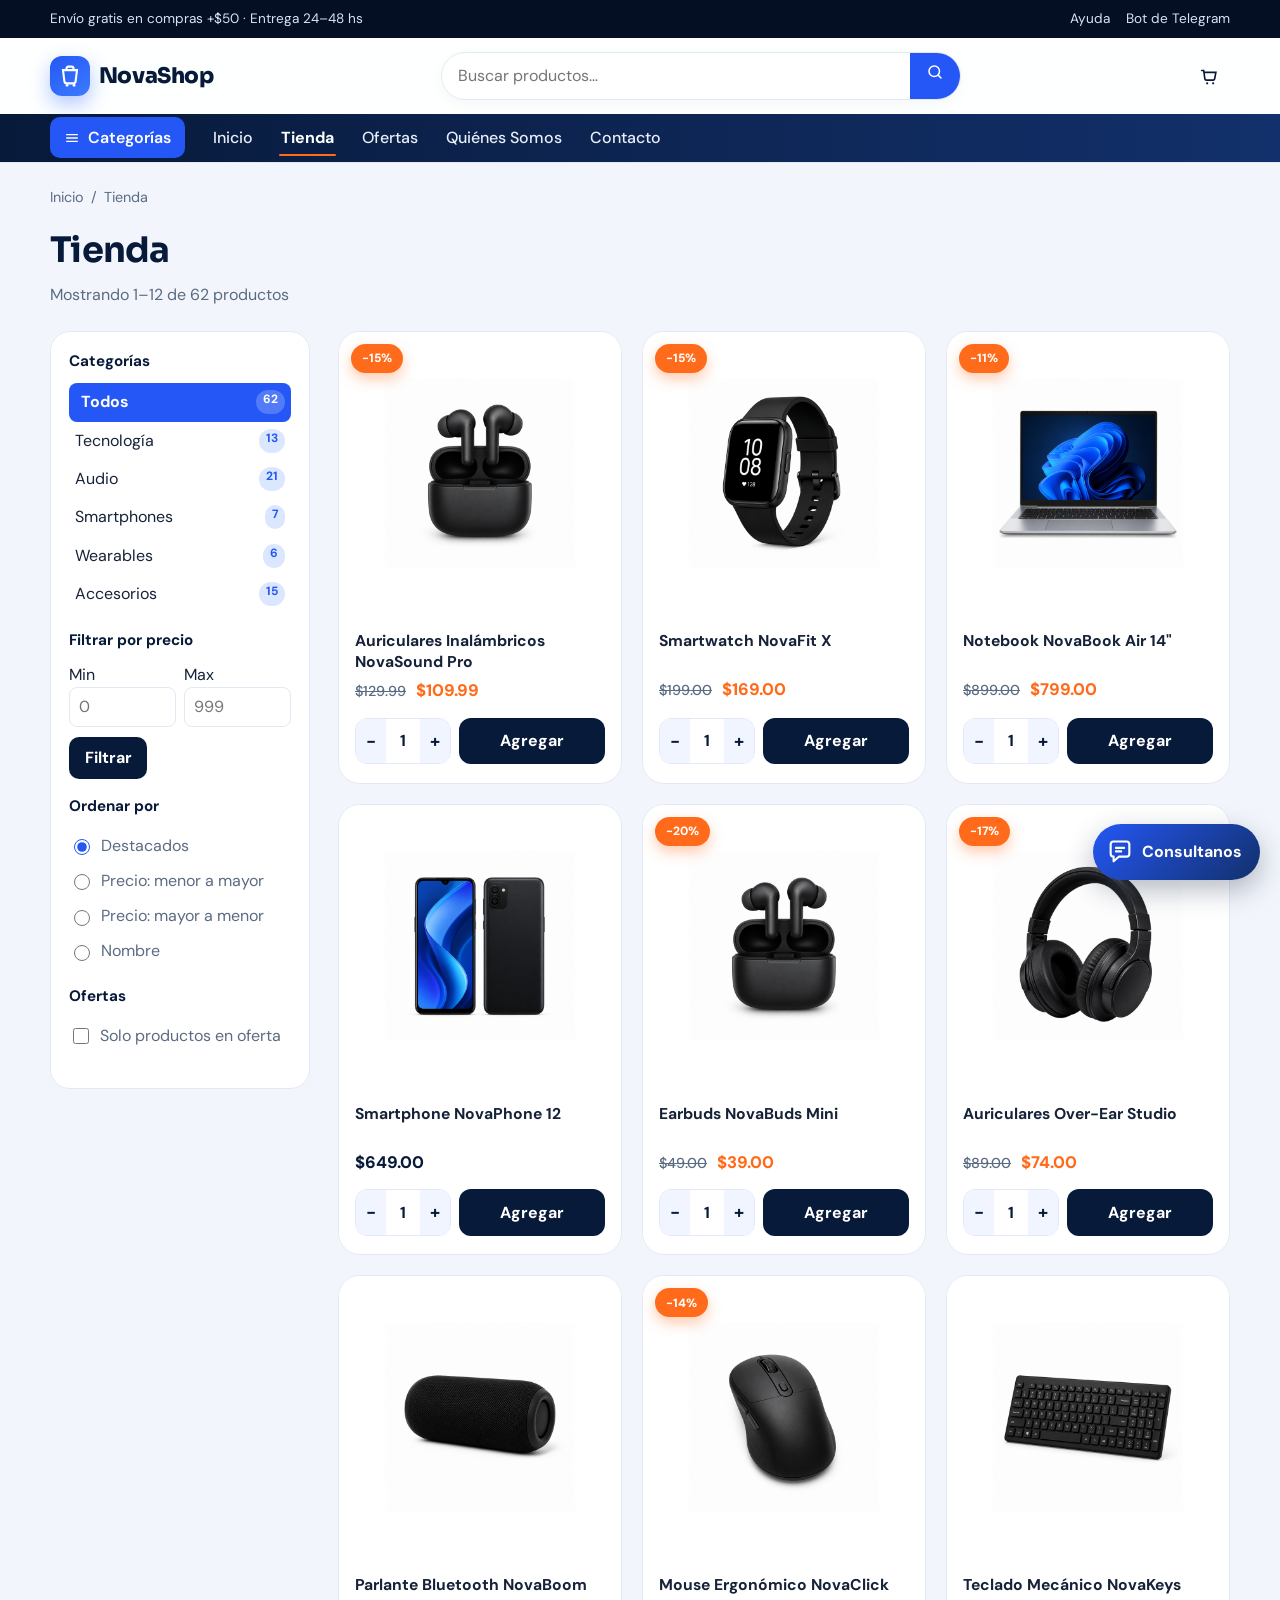
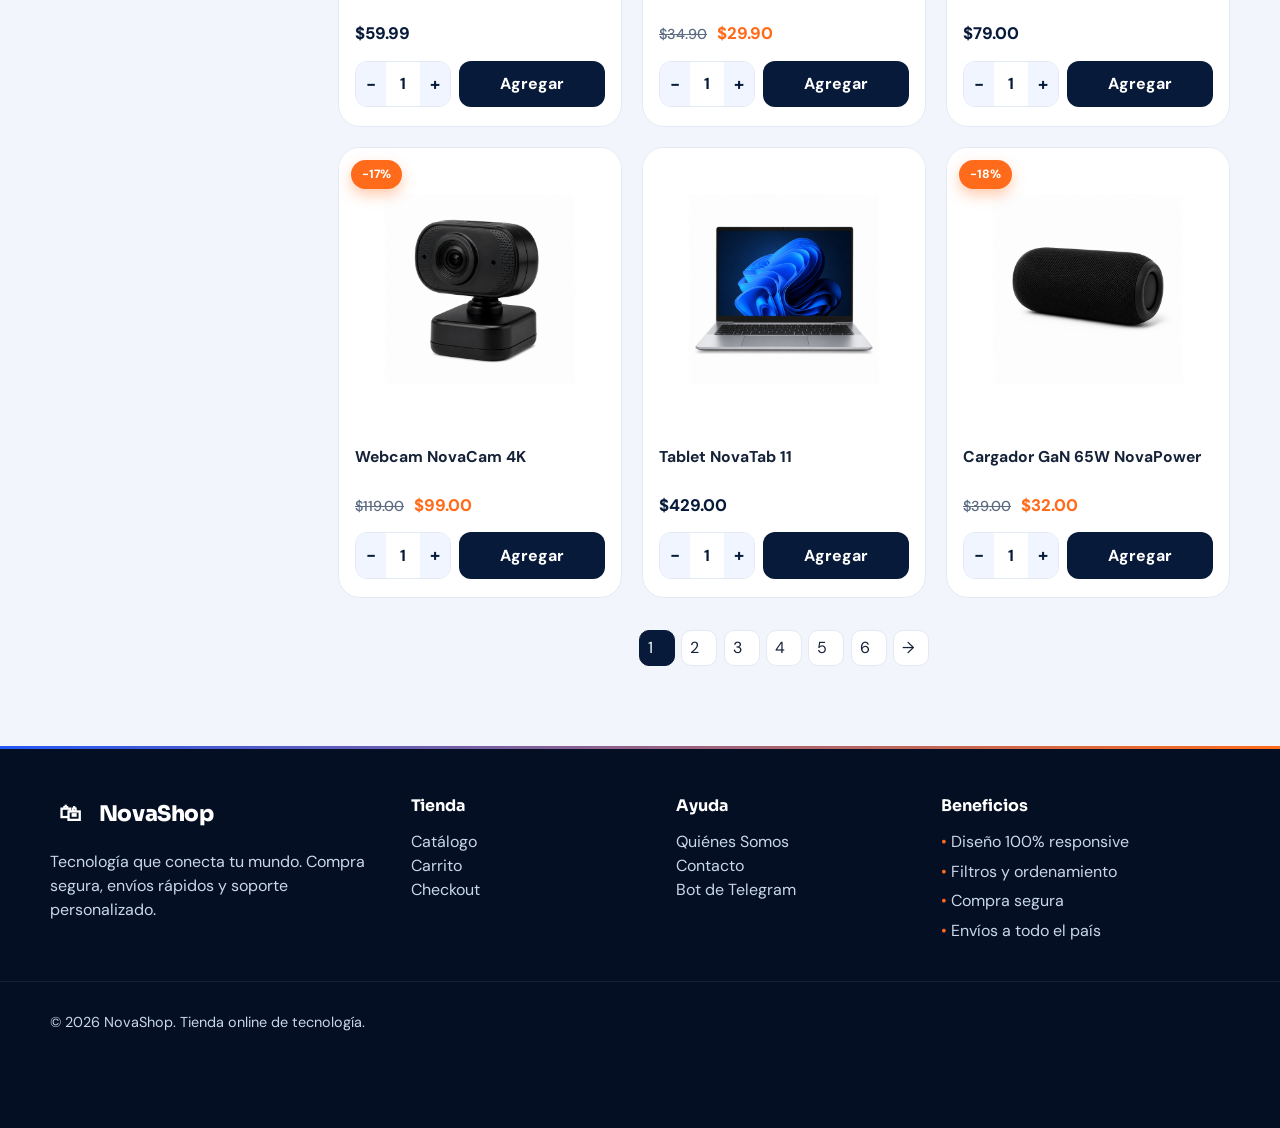
<file: tienda.html>
<!DOCTYPE html>
<html lang="es">
<head>
    <meta charset="UTF-8">
    <meta name="viewport" content="width=device-width, initial-scale=1">
    <title>Tienda - NovaShop</title>
    <link rel="icon" href="assets/img/favicon.svg">
    <link rel="preconnect" href="https://fonts.googleapis.com">
    <link rel="stylesheet" href="https://fonts.googleapis.com/css2?family=DM+Sans:ital,opsz,wght@0,9..40,400;0,9..40,500;0,9..40,600;0,9..40,700;1,9..40,400&family=Sora:wght@500;600;700;800&display=swap">
    <link rel="stylesheet" href="assets/css/main.css">
    <link rel="stylesheet" href="assets/css/tienda.css">
</head>
<body data-pagina="tienda">

<div id="cabecera"></div>

<main class="ns-main">
<div class="ns-container ns-shop">
    <nav class="ns-breadcrumbs" aria-label="Breadcrumb">
        <a href="index.html">Inicio</a>
        <span>/</span>
        <span id="miga-tienda">Tienda</span>
    </nav>

    <header class="ns-shop__head">
        <h1 id="titulo-tienda">Tienda</h1>
        <p class="ns-shop__count" id="cantidad-tienda"></p>
    </header>

    <button type="button" class="ns-btn ns-btn--navy ns-btn--sm ns-filtros-boton" id="boton-filtros">Filtrar y ordenar</button>

    <div class="ns-shop__layout">
        <aside class="ns-filters" id="filtros" aria-label="Filtros">
            <h2>Categorías</h2>
            <ul class="ns-filters__cats" id="filtro-categorias"></ul>

            <h2>Filtrar por precio</h2>
            <form class="ns-price-filter" id="form-precio">
                <div class="ns-price-filter__row">
                    <label>Min <input type="number" name="min" min="0" step="1" placeholder="0"></label>
                    <label>Max <input type="number" name="max" min="0" step="1" placeholder="999"></label>
                </div>
                <button type="submit" class="ns-btn ns-btn--navy ns-btn--sm">Filtrar</button>
            </form>

            <h2>Ordenar por</h2>
            <div class="ns-sort">
                <label class="ns-sort__opt"><input type="radio" name="orden" value="destacados"> Destacados</label>
                <label class="ns-sort__opt"><input type="radio" name="orden" value="menor"> Precio: menor a mayor</label>
                <label class="ns-sort__opt"><input type="radio" name="orden" value="mayor"> Precio: mayor a menor</label>
                <label class="ns-sort__opt"><input type="radio" name="orden" value="nombre"> Nombre</label>
            </div>

            <h2>Ofertas</h2>
            <label class="ns-sort__opt"><input type="checkbox" id="solo-ofertas"> Solo productos en oferta</label>

            <p class="ns-limpiar"><a class="ns-link" href="tienda.html" id="limpiar-filtros" hidden>Limpiar filtros</a></p>
        </aside>

        <div class="ns-shop__main">
            <div class="ns-grid ns-grid--3" id="grilla-tienda"></div>
            <nav class="ns-pagination" id="paginas-tienda" aria-label="Páginas"></nav>
        </div>
    </div>
</div>
</main>

<div id="pie"></div>

<script src="assets/js/tienda.js"></script>
<script src="assets/js/chat.js"></script>
</body>
</html>
</file>
<file: assets/css/main.css>
:root {
  --ns-navy: #0b1f3a;
  --ns-navy-2: #123056;
  --ns-blue: #1e5eff;
  --ns-orange: #ff6a1a;
  --ns-orange-2: #ff853f;
  --ns-bg: #f4f7fb;
  --ns-card: #ffffff;
  --ns-text: #152238;
  --ns-muted: #5b6b82;
  --ns-line: #e3eaf3;
  --ns-radius: 14px;
  --ns-shadow: 0 12px 40px rgba(11, 31, 58, 0.08);
  --ns-font: "DM Sans", system-ui, sans-serif;
  --ns-display: "Outfit", "DM Sans", sans-serif;
}

*,
*::before,
*::after { box-sizing: border-box; }

html { scroll-behavior: smooth; }

body {
  margin: 0;
  font-family: var(--ns-font);
  color: var(--ns-text);
  background:
    radial-gradient(1200px 500px at 10% -10%, rgba(30, 94, 255, 0.08), transparent 60%),
    radial-gradient(900px 400px at 100% 0%, rgba(255, 106, 26, 0.07), transparent 55%),
    var(--ns-bg);
  line-height: 1.5;
}

img { max-width: 100%; height: auto; display: block; }
a { color: inherit; text-decoration: none; }
ul { list-style: none; margin: 0; padding: 0; }
button, input { font: inherit; }

.ns-container {
  width: min(1180px, calc(100% - 2rem));
  margin-inline: auto;
}

.ns-main { min-height: 50vh; }

/* Top bar */
.ns-topbar {
  background: var(--ns-navy);
  color: #d7e3f5;
  font-size: 0.85rem;
}
.ns-topbar__inner {
  display: flex;
  justify-content: space-between;
  align-items: center;
  gap: 1rem;
  padding: 0.55rem 0;
  flex-wrap: wrap;
}
.ns-topbar__promo { margin: 0; }
.ns-topbar__links { display: flex; gap: 1rem; align-items: center; }
.ns-topbar__links a:hover { color: #fff; }
.ns-lang { opacity: 0.85; }

/* Header */
.ns-header {
  background: rgba(255, 255, 255, 0.92);
  backdrop-filter: blur(10px);
  border-bottom: 1px solid var(--ns-line);
  position: sticky;
  top: 0;
  z-index: 40;
}
.ns-header__row {
  display: grid;
  grid-template-columns: auto 1fr auto;
  gap: 1rem;
  align-items: center;
  padding: 0.85rem 0;
}

.ns-logo {
  display: inline-flex;
  align-items: center;
  gap: 0.55rem;
  font-family: var(--ns-display);
  font-weight: 800;
  font-size: 1.35rem;
  letter-spacing: -0.02em;
  color: var(--ns-navy);
}
.ns-logo__icon {
  width: 40px;
  height: 40px;
  border-radius: 12px;
  display: grid;
  place-items: center;
  background: linear-gradient(145deg, var(--ns-blue), #3d7bff);
  color: #fff;
  box-shadow: 0 8px 20px rgba(30, 94, 255, 0.35);
}
.ns-logo--footer .ns-logo__icon {
  background: transparent;
  box-shadow: none;
  font-size: 1.4rem;
}

.ns-search {
  display: flex;
  background: #fff;
  border: 1px solid var(--ns-line);
  border-radius: 999px;
  overflow: hidden;
  max-width: 520px;
  width: 100%;
  margin-inline: auto;
  box-shadow: 0 4px 16px rgba(11, 31, 58, 0.04);
}
.ns-search input {
  flex: 1;
  border: 0;
  padding: 0.7rem 1rem;
  outline: none;
  background: transparent;
}
.ns-search button {
  border: 0;
  background: var(--ns-blue);
  color: #fff;
  padding: 0 1rem;
  cursor: pointer;
}

.ns-header__actions { display: flex; align-items: center; gap: 0.35rem; }
.ns-icon-btn {
  position: relative;
  width: 42px;
  height: 42px;
  display: grid;
  place-items: center;
  border-radius: 12px;
  color: var(--ns-navy);
  transition: background 0.2s;
}
.ns-icon-btn:hover { background: #eef3fb; }
.ns-cart-count {
  position: absolute;
  top: 4px;
  right: 2px;
  min-width: 18px;
  height: 18px;
  padding: 0 4px;
  border-radius: 999px;
  background: var(--ns-orange);
  color: #fff;
  font-size: 0.7rem;
  font-weight: 700;
  display: grid;
  place-items: center;
}
.ns-cart-count[data-count="0"] { display: none; }

.ns-nav-toggle {
  display: none;
  flex-direction: column;
  gap: 5px;
  background: none;
  border: 0;
  padding: 8px;
  cursor: pointer;
}
.ns-nav-toggle span {
  width: 22px;
  height: 2px;
  background: var(--ns-navy);
  border-radius: 2px;
}

.ns-nav-bar {
  background: var(--ns-navy);
  color: #fff;
}
.ns-nav-bar__inner {
  display: flex;
  align-items: center;
  gap: 1rem;
  min-height: 48px;
}
.ns-cats { position: relative; }
.ns-cats__btn {
  display: inline-flex;
  align-items: center;
  gap: 0.45rem;
  background: var(--ns-blue);
  color: #fff;
  border: 0;
  border-radius: 10px;
  padding: 0.55rem 0.9rem;
  font-weight: 600;
  cursor: pointer;
}
.ns-cats__menu {
  position: absolute;
  top: calc(100% + 8px);
  left: 0;
  min-width: 240px;
  background: #fff;
  color: var(--ns-text);
  border-radius: 12px;
  box-shadow: var(--ns-shadow);
  padding: 0.5rem;
  z-index: 50;
}
.ns-cats__menu a {
  display: flex;
  justify-content: space-between;
  padding: 0.65rem 0.75rem;
  border-radius: 8px;
}
.ns-cats__menu a:hover { background: #f0f5ff; }
.ns-cats__menu span {
  background: #dbe7ff;
  color: var(--ns-blue);
  border-radius: 999px;
  padding: 0 0.45rem;
  font-size: 0.75rem;
  font-weight: 700;
}

.ns-nav__list {
  display: flex;
  gap: 0.25rem;
  flex-wrap: wrap;
}
.ns-nav__list a {
  display: block;
  padding: 0.55rem 0.85rem;
  border-radius: 8px;
  font-weight: 500;
  color: #e8eef8;
}
.ns-nav__list a:hover { background: rgba(255,255,255,0.1); color: #fff; }

/* Buttons */
.ns-btn {
  display: inline-flex;
  align-items: center;
  justify-content: center;
  gap: 0.35rem;
  border: 0;
  border-radius: 12px;
  padding: 0.85rem 1.35rem;
  font-weight: 700;
  cursor: pointer;
  transition: transform 0.15s, box-shadow 0.15s, background 0.15s;
}
.ns-btn:hover { transform: translateY(-1px); }
.ns-btn--accent {
  background: linear-gradient(135deg, var(--ns-orange), var(--ns-orange-2));
  color: #fff;
  box-shadow: 0 10px 24px rgba(255, 106, 26, 0.35);
}
.ns-btn--navy {
  background: var(--ns-navy);
  color: #fff;
}
.ns-btn--light {
  background: #fff;
  color: var(--ns-navy);
}
.ns-btn--sm { padding: 0.55rem 0.95rem; font-size: 0.9rem; border-radius: 10px; }
.ns-link { color: var(--ns-blue); font-weight: 600; }

/* Hero */
.ns-hero {
  background:
    linear-gradient(120deg, #071628 0%, #0f2d55 48%, #163d73 100%);
  color: #fff;
  padding: 3.5rem 0 3rem;
  position: relative;
  overflow: hidden;
}
.ns-hero__grid {
  display: grid;
  grid-template-columns: 1.1fr 0.9fr;
  gap: 2rem;
  align-items: center;
}
.ns-eyebrow {
  display: inline-block;
  margin: 0 0 0.75rem;
  padding: 0.35rem 0.7rem;
  border-radius: 999px;
  background: rgba(255,255,255,0.1);
  font-size: 0.8rem;
  letter-spacing: 0.04em;
  text-transform: uppercase;
}
.ns-hero h1 {
  font-family: var(--ns-display);
  font-size: clamp(2rem, 4vw, 3.2rem);
  line-height: 1.08;
  margin: 0 0 1rem;
  letter-spacing: -0.03em;
  max-width: 14ch;
}
.ns-hero__lead {
  color: #c9d7ec;
  max-width: 38ch;
  margin: 0 0 1.5rem;
  font-size: 1.05rem;
}
.ns-hero__visual { position: relative; min-height: 280px; }
.ns-hero__img {
  width: 100%;
  height: auto;
  border-radius: 18px;
  box-shadow: 0 24px 60px rgba(0, 0, 0, 0.35);
  object-fit: cover;
  animation: ns-float 6s ease-in-out infinite;
}
.ns-hero__glow {
  position: absolute;
  inset: 10% 5%;
  background: radial-gradient(circle, rgba(30,94,255,0.45), transparent 65%);
  filter: blur(10px);
}
.ns-hero__devices { position: relative; height: 100%; min-height: 280px; }
.ns-device {
  position: absolute;
  border-radius: 16px;
  background: linear-gradient(160deg, #f8fbff, #c9d8f0);
  box-shadow: 0 20px 50px rgba(0,0,0,0.35);
  animation: ns-float 6s ease-in-out infinite;
}
.ns-device--laptop { width: 58%; height: 38%; left: 8%; top: 28%; border-radius: 10px; }
.ns-device--phone { width: 18%; height: 48%; right: 18%; top: 18%; border-radius: 14px; animation-delay: -1.5s; background: linear-gradient(180deg, #1a1f2e, #3a4560); }
.ns-device--buds { width: 22%; height: 22%; left: 42%; top: 8%; border-radius: 50%; animation-delay: -3s; }
.ns-device--watch { width: 16%; height: 20%; right: 8%; bottom: 18%; border-radius: 12px; animation-delay: -2s; background: linear-gradient(145deg, #222, #555); }

@keyframes ns-float {
  0%, 100% { transform: translateY(0); }
  50% { transform: translateY(-10px); }
}

/* Trust */
.ns-trust {
  margin-top: -1.5rem;
  position: relative;
  z-index: 2;
}
.ns-trust__row {
  display: grid;
  grid-template-columns: repeat(3, 1fr);
  gap: 1rem;
  background: #fff;
  border-radius: var(--ns-radius);
  box-shadow: var(--ns-shadow);
  padding: 1.1rem 1.25rem;
}
.ns-trust__item {
  display: flex;
  gap: 0.75rem;
  align-items: center;
}
.ns-trust__item p { margin: 0; color: var(--ns-muted); font-size: 0.9rem; }
.ns-trust__item strong { display: block; }
.ns-trust__icon {
  width: 42px;
  height: 42px;
  border-radius: 12px;
  display: grid;
  place-items: center;
  background: #eef3ff;
  font-size: 1.1rem;
}

/* Sections / cards */
.ns-section { padding: 3rem 0; }
.ns-section__head {
  display: flex;
  justify-content: space-between;
  align-items: end;
  gap: 1rem;
  margin-bottom: 1.5rem;
}
.ns-section__head h2,
.ns-shop__head h1,
.ns-page-title {
  font-family: var(--ns-display);
  margin: 0;
  letter-spacing: -0.02em;
  color: var(--ns-navy);
}

.ns-grid {
  display: grid;
  gap: 1.25rem;
}
.ns-grid--4 { grid-template-columns: repeat(4, 1fr); }
.ns-grid--3 { grid-template-columns: repeat(3, 1fr); }

.ns-card {
  background: var(--ns-card);
  border: 1px solid var(--ns-line);
  border-radius: 16px;
  overflow: hidden;
  display: flex;
  flex-direction: column;
  box-shadow: 0 8px 24px rgba(11, 31, 58, 0.04);
  transition: transform 0.2s, box-shadow 0.2s;
}
.ns-card:hover {
  transform: translateY(-4px);
  box-shadow: var(--ns-shadow);
}
.ns-card__media {
  position: relative;
  aspect-ratio: 1;
  background: linear-gradient(160deg, #f7f9fc, #e8eef8);
  display: grid;
  place-items: center;
  padding: 1rem;
}
.ns-card__img { max-height: 160px; width: auto; object-fit: contain; }
.ns-badge {
  position: absolute;
  top: 12px;
  left: 12px;
  background: var(--ns-orange);
  color: #fff;
  font-size: 0.75rem;
  font-weight: 800;
  padding: 0.3rem 0.55rem;
  border-radius: 8px;
}
.ns-card__body { padding: 1rem 1rem 1.15rem; display: flex; flex-direction: column; gap: 0.4rem; flex: 1; }
.ns-card__title { font-size: 0.98rem; margin: 0; line-height: 1.35; min-height: 2.6em; }
.ns-card__title a:hover { color: var(--ns-blue); }
.ns-card__price { font-weight: 800; color: var(--ns-navy); font-size: 1.05rem; }
.ns-card__price del { color: var(--ns-muted); font-weight: 500; font-size: 0.9rem; margin-right: 0.35rem; }
.ns-card__price ins { text-decoration: none; color: var(--ns-orange); }
.ns-rating { color: #f5a623; font-size: 0.85rem; min-height: 1.1em; }
.ns-card__actions { margin-top: auto; padding-top: 0.5rem; }

.ns-card .button,
.ns-card .add_to_cart_button,
.ns-product__cart .single_add_to_cart_button,
.woocommerce a.button,
.woocommerce button.button,
.woocommerce input.button,
.woocommerce #respond input#submit {
  display: inline-flex;
  width: 100%;
  justify-content: center;
  align-items: center;
  border: 0;
  border-radius: 10px;
  padding: 0.7rem 0.9rem;
  background: linear-gradient(135deg, var(--ns-orange), var(--ns-orange-2));
  color: #fff !important;
  font-weight: 700;
  cursor: pointer;
  text-decoration: none !important;
}
.ns-shop .ns-card .button,
.ns-shop .ns-card .add_to_cart_button {
  background: var(--ns-blue);
}
.ns-card .button:hover,
.woocommerce a.button:hover,
.woocommerce button.button:hover {
  filter: brightness(1.05);
}

.ns-cta {
  padding: 0 0 3.5rem;
}
.ns-cta__inner {
  background: linear-gradient(120deg, var(--ns-navy), var(--ns-navy-2));
  color: #fff;
  border-radius: 20px;
  padding: 2.5rem;
  text-align: center;
}
.ns-cta h2 { font-family: var(--ns-display); margin: 0 0 0.5rem; }
.ns-cta p { color: #c9d7ec; margin: 0 0 1.25rem; }

/* Shop */
.ns-shop { padding: 1.5rem 0 3rem; }
.ns-breadcrumbs {
  display: flex;
  gap: 0.45rem;
  color: var(--ns-muted);
  font-size: 0.9rem;
  margin-bottom: 1rem;
}
.ns-breadcrumbs a:hover { color: var(--ns-blue); }
.ns-shop__head { margin-bottom: 1.5rem; }
.ns-shop__count { margin: 0.35rem 0 0; color: var(--ns-muted); }
.ns-shop__layout {
  display: grid;
  grid-template-columns: 260px 1fr;
  gap: 1.75rem;
  align-items: start;
}
.ns-filters {
  background: #fff;
  border: 1px solid var(--ns-line);
  border-radius: 16px;
  padding: 1.15rem;
  position: sticky;
  top: 110px;
}
.ns-filters h2 {
  font-size: 0.95rem;
  margin: 1rem 0 0.65rem;
  color: var(--ns-navy);
}
.ns-filters h2:first-child { margin-top: 0; }
.ns-filters__cats a {
  display: flex;
  justify-content: space-between;
  padding: 0.45rem 0.35rem;
  border-radius: 8px;
}
.ns-filters__cats li.is-active a,
.ns-filters__cats a:hover { background: #eef3ff; color: var(--ns-blue); }
.ns-filters__cats span {
  background: #dbe7ff;
  color: var(--ns-blue);
  border-radius: 999px;
  padding: 0 0.45rem;
  font-size: 0.75rem;
  font-weight: 700;
}
.ns-price-filter__row {
  display: grid;
  grid-template-columns: 1fr 1fr;
  gap: 0.5rem;
  margin-bottom: 0.65rem;
}
.ns-price-filter input {
  width: 100%;
  border: 1px solid var(--ns-line);
  border-radius: 8px;
  padding: 0.45rem 0.55rem;
}
.ns-sort__opt {
  display: flex;
  gap: 0.45rem;
  align-items: center;
  padding: 0.35rem 0;
  color: var(--ns-muted);
  cursor: pointer;
}
.ns-pagination { margin-top: 2rem; }
.ns-pagination .page-numbers {
  display: inline-flex;
  gap: 0.35rem;
}
.ns-pagination a,
.ns-pagination span {
  display: inline-grid;
  place-items: center;
  min-width: 36px;
  height: 36px;
  border-radius: 8px;
  background: #fff;
  border: 1px solid var(--ns-line);
  padding: 0 0.5rem;
}
.ns-pagination .current {
  background: var(--ns-navy);
  color: #fff;
  border-color: var(--ns-navy);
}

/* Product */
.ns-product { padding: 1.5rem 0 3rem; }
.ns-product__layout {
  display: grid;
  grid-template-columns: 1fr 1fr;
  gap: 2rem;
  background: #fff;
  border: 1px solid var(--ns-line);
  border-radius: 20px;
  padding: 1.5rem;
}
.ns-product__gallery { position: relative; }
.ns-product__gallery .woocommerce-product-gallery { opacity: 1 !important; }
.ns-product__summary h1 {
  font-family: var(--ns-display);
  margin: 0 0 0.5rem;
  color: var(--ns-navy);
}
.ns-product__price {
  font-size: 1.6rem;
  font-weight: 800;
  margin: 0.75rem 0;
  color: var(--ns-navy);
}
.ns-product__price del { font-size: 1rem; color: var(--ns-muted); }
.ns-product__price ins { text-decoration: none; color: var(--ns-orange); }
.ns-product__excerpt { color: var(--ns-muted); margin-bottom: 1rem; }
.ns-product__cart form {
  display: flex;
  gap: 0.75rem;
  align-items: center;
  flex-wrap: wrap;
}
.ns-product__cart .quantity input {
  width: 72px;
  border: 1px solid var(--ns-line);
  border-radius: 10px;
  padding: 0.65rem;
}
.ns-product__cart .single_add_to_cart_button { width: auto; min-width: 200px; }
.ns-product__meta-list {
  margin-top: 1.25rem;
  display: grid;
  gap: 0.4rem;
  color: var(--ns-muted);
}
.ns-product__meta-list li::before {
  content: "✓ ";
  color: var(--ns-blue);
  font-weight: 700;
}

/* Cart & checkout */
.ns-content,
.ns-cart-wrap,
.ns-checkout-wrap {
  width: min(1180px, calc(100% - 2rem));
  margin: 1.5rem auto 3rem;
}
.ns-page,
.woocommerce-cart .woocommerce,
.woocommerce-checkout .woocommerce {
  background: #fff;
  border: 1px solid var(--ns-line);
  border-radius: 16px;
  padding: 1.5rem;
}
.ns-cart-table { width: 100%; border-collapse: collapse; }
.ns-cart-table th,
.ns-cart-table td {
  padding: 0.85rem 0.5rem;
  border-bottom: 1px solid var(--ns-line);
  text-align: left;
  vertical-align: middle;
}
.ns-cart-table .product-thumbnail img { width: 64px; border-radius: 8px; }
.ns-cart-collaterals {
  margin-top: 1.5rem;
  display: grid;
  gap: 0.85rem;
  max-width: 380px;
  margin-left: auto;
}
.cart_totals {
  background: #f7f9fc;
  border-radius: 12px;
  padding: 1rem;
}
.ns-checkout-lead { color: var(--ns-muted); margin-top: 0.35rem; }
.ns-checkout__grid {
  display: grid;
  grid-template-columns: 1.2fr 0.8fr;
  gap: 1.5rem;
  margin-top: 1.25rem;
}
.ns-checkout__order {
  background: #f7f9fc;
  border-radius: 16px;
  padding: 1.15rem;
  height: fit-content;
  position: sticky;
  top: 110px;
}
.woocommerce form .form-row input.input-text,
.woocommerce form .form-row textarea,
.woocommerce form .form-row select {
  border: 1px solid var(--ns-line);
  border-radius: 10px;
  padding: 0.65rem 0.75rem;
  width: 100%;
}

/* Footer */
.ns-footer {
  background: #071628;
  color: #c9d7ec;
  padding-top: 3rem;
  margin-top: 2rem;
}
.ns-footer__grid {
  display: grid;
  grid-template-columns: 1.4fr 1fr 1fr 1.2fr;
  gap: 1.5rem;
  padding-bottom: 2rem;
}
.ns-footer h4 {
  color: #fff;
  margin: 0 0 0.75rem;
  font-family: var(--ns-display);
}
.ns-footer a:hover { color: #fff; }
.ns-footer__tag { max-width: 32ch; }
.ns-footer__perks li { margin-bottom: 0.35rem; }
.ns-footer__perks li::before { content: "• "; color: var(--ns-orange); }
.ns-footer__bottom {
  border-top: 1px solid rgba(255,255,255,0.08);
  padding: 1rem 0;
  font-size: 0.9rem;
}
.ns-notice {
  background: #fff7ed;
  border: 1px solid #ffd7b0;
  padding: 1rem;
  border-radius: 12px;
}

/* Page hero / Contact / About */
.ns-page-hero {
  background: linear-gradient(120deg, #071628 0%, #123056 100%);
  color: #fff;
  padding: 2.25rem 0 2rem;
}
.ns-page-hero h1 {
  font-family: var(--ns-display);
  margin: 0.5rem 0 0.5rem;
  letter-spacing: -0.02em;
}
.ns-page-hero .ns-breadcrumbs { color: #9fb4d4; }
.ns-page-hero .ns-breadcrumbs a { color: #d7e3f5; }
.ns-lead {
  color: #c9d7ec;
  max-width: 52ch;
  margin: 0;
  font-size: 1.05rem;
}

.ns-contact {
  display: grid;
  grid-template-columns: 0.9fr 1.1fr;
  gap: 1.75rem;
  align-items: start;
}
.ns-contact__info,
.ns-contact__form-wrap {
  background: #fff;
  border: 1px solid var(--ns-line);
  border-radius: 16px;
  padding: 1.35rem;
  box-shadow: 0 8px 24px rgba(11, 31, 58, 0.04);
}
.ns-contact__info h2 {
  font-family: var(--ns-display);
  color: var(--ns-navy);
  margin-top: 0;
}
.ns-contact__list {
  display: grid;
  gap: 0.85rem;
  margin: 1rem 0 1.25rem;
}
.ns-contact__list li { display: grid; gap: 0.15rem; }
.ns-contact__list strong { color: var(--ns-navy); }
.ns-contact__list span { color: var(--ns-muted); }
.ns-contact__perks p { margin: 0.35rem 0; color: var(--ns-muted); }

.ns-form-row { display: grid; gap: 0.35rem; margin-bottom: 0.9rem; }
.ns-form-grid { display: grid; grid-template-columns: 1fr 1fr; gap: 0.85rem; }
.ns-contact-form label { font-weight: 600; font-size: 0.92rem; color: var(--ns-navy); }
.ns-contact-form input,
.ns-contact-form textarea {
  border: 1px solid var(--ns-line);
  border-radius: 10px;
  padding: 0.7rem 0.85rem;
  width: 100%;
  background: #fbfcfe;
}
.ns-contact-form input:focus,
.ns-contact-form textarea:focus {
  outline: 2px solid rgba(30, 94, 255, 0.25);
  border-color: var(--ns-blue);
  background: #fff;
}
.ns-alert {
  padding: 0.85rem 1rem;
  border-radius: 12px;
  margin-bottom: 1rem;
  font-weight: 600;
}
.ns-alert--success { background: #e8f8ef; color: #146c2e; border: 1px solid #b7e4c7; }
.ns-alert--error { background: #ffecec; color: #9b1c1c; border: 1px solid #f5c2c2; }

.ns-about {
  display: grid;
  grid-template-columns: 1.1fr 0.9fr;
  gap: 1.75rem;
  align-items: center;
}
.ns-about__story h2 {
  font-family: var(--ns-display);
  color: var(--ns-navy);
  margin: 0 0 1rem;
  font-size: clamp(1.35rem, 2.4vw, 1.85rem);
  letter-spacing: -0.02em;
  line-height: 1.25;
}
.ns-about__story p { color: var(--ns-muted); line-height: 1.7; margin: 0 0 1rem; }
.ns-about__story .ns-btn { margin-top: 0.5rem; }
.ns-about__visual img {
  width: 100%;
  border-radius: 18px;
  box-shadow: var(--ns-shadow);
}
.ns-section--soft { background: rgba(255,255,255,0.55); }
.ns-about__values {
  display: grid;
  grid-template-columns: repeat(4, 1fr);
  gap: 1rem;
}
.ns-value {
  background: #fff;
  border: 1px solid var(--ns-line);
  border-radius: 16px;
  padding: 1.15rem;
}
.ns-value__icon {
  display: inline-grid;
  place-items: center;
  width: 42px;
  height: 42px;
  border-radius: 12px;
  background: #eef3ff;
  margin-bottom: 0.65rem;
}
.ns-value h3 {
  margin: 0 0 0.35rem;
  font-size: 1.05rem;
  color: var(--ns-navy);
}
.ns-value p { margin: 0; color: var(--ns-muted); font-size: 0.95rem; }

.ns-kicker {
  margin: 0 0 0.55rem;
  font-size: 0.8rem;
  font-weight: 700;
  letter-spacing: 0.06em;
  text-transform: uppercase;
  color: var(--ns-blue);
}
.ns-eyebrow--light {
  background: rgba(255,255,255,0.12);
  color: #d7e3f5;
}
.ns-about-hero h1 {
  max-width: 16ch;
  font-size: clamp(1.9rem, 4vw, 2.85rem);
}
.ns-about-hero .ns-lead {
  max-width: 48ch;
  font-size: 1.08rem;
}
.ns-section__head--center {
  flex-direction: column;
  align-items: center;
  text-align: center;
  margin-bottom: 2rem;
}
.ns-section__sub {
  margin: 0.5rem 0 0;
  color: var(--ns-muted);
  max-width: 42ch;
}
.ns-about__pillars {
  display: grid;
  grid-template-columns: repeat(3, 1fr);
  gap: 1.25rem;
}
.ns-pillar {
  background: #fff;
  border: 1px solid var(--ns-line);
  border-radius: 18px;
  padding: 1.4rem 1.25rem;
  box-shadow: 0 8px 24px rgba(11, 31, 58, 0.04);
  transition: transform 0.2s, box-shadow 0.2s;
}
.ns-pillar:hover {
  transform: translateY(-3px);
  box-shadow: var(--ns-shadow);
}
.ns-pillar__icon {
  width: 48px;
  height: 48px;
  border-radius: 14px;
  display: grid;
  place-items: center;
  background: linear-gradient(145deg, #e8efff, #dbe7ff);
  color: var(--ns-blue);
  margin-bottom: 0.9rem;
}
.ns-pillar h3 {
  font-family: var(--ns-display);
  margin: 0 0 0.55rem;
  color: var(--ns-navy);
  font-size: 1.15rem;
  letter-spacing: -0.01em;
  line-height: 1.3;
}
.ns-pillar p {
  margin: 0;
  color: var(--ns-muted);
  line-height: 1.65;
  font-size: 0.98rem;
}
.ns-cta__actions {
  display: flex;
  flex-wrap: wrap;
  gap: 0.65rem;
  justify-content: center;
}

.screen-reader-text {
  position: absolute !important;
  clip: rect(1px, 1px, 1px, 1px);
  height: 1px; width: 1px;
  overflow: hidden;
}

/* Responsive */
@media (max-width: 980px) {
  .ns-hero__grid,
  .ns-shop__layout,
  .ns-product__layout,
  .ns-checkout__grid,
  .ns-footer__grid,
  .ns-grid--4,
  .ns-contact,
  .ns-about { grid-template-columns: 1fr 1fr; }
  .ns-grid--3 { grid-template-columns: 1fr 1fr; }
  .ns-trust__row { grid-template-columns: 1fr; }
  .ns-filters { position: static; }
  .ns-about__values { grid-template-columns: 1fr 1fr; }
  .ns-about__pillars { grid-template-columns: 1fr 1fr; }
}

@media (max-width: 720px) {
  .ns-header__row {
    grid-template-columns: 1fr auto;
  }
  .ns-search { grid-column: 1 / -1; order: 3; max-width: none; }
  .ns-nav-toggle { display: flex; }
  .ns-nav {
    display: none;
    width: 100%;
    padding-bottom: 0.75rem;
  }
  .ns-nav.is-open { display: block; }
  .ns-nav-bar__inner { flex-wrap: wrap; padding: 0.65rem 0; }
  .ns-nav__list { flex-direction: column; width: 100%; }
  .ns-hero__grid,
  .ns-grid--4,
  .ns-grid--3,
  .ns-product__layout,
  .ns-shop__layout,
  .ns-checkout__grid,
  .ns-footer__grid,
  .ns-contact,
  .ns-about,
  .ns-about__values,
  .ns-about__pillars,
  .ns-form-grid { grid-template-columns: 1fr; }
  .ns-hero { padding: 2.5rem 0; }
  .ns-hero__visual { min-height: 200px; }
}
</file>
<file: assets/css/tienda.css>
.ns-filters__cats .is-active a {
  background: #eef3ff;
  color: var(--ns-blue);
  font-weight: 700;
}

.ns-card .button {
  font: inherit;
  font-weight: 700;
}

.ns-product__gallery img {
  width: 100%;
  max-height: 440px;
  object-fit: contain;
  border-radius: 14px;
}
.ns-product__gallery .ns-badge { z-index: 1; }
.ns-product__cart .single_add_to_cart_button { font: inherit; font-weight: 700; }
.ns-aviso-carrito { margin: 0.75rem 0 0; color: #146c2e; font-weight: 600; }

/* carrito */
.ns-quitar {
  border: 0;
  background: #ffecec;
  color: #9b1c1c;
  width: 30px;
  height: 30px;
  border-radius: 50%;
  font-size: 1.1rem;
  cursor: pointer;
}
.ns-cantidad {
  width: 72px;
  border: 1px solid var(--ns-line);
  border-radius: 10px;
  padding: 0.5rem;
}
.ns-cart-table .product-name a:hover { color: var(--ns-blue); }
.cart_totals h2 { margin: 0 0 0.5rem; font-size: 1.1rem; color: var(--ns-navy); }
.ns-total-fila {
  display: flex;
  justify-content: space-between;
  gap: 1rem;
  margin: 0.4rem 0;
}
.ns-total-fila--final {
  border-top: 1px solid var(--ns-line);
  padding-top: 0.6rem;
  font-weight: 800;
  font-size: 1.1rem;
  color: var(--ns-navy);
}

/* checkout */
.ns-checkout__fields h3,
.ns-checkout__order h3 { margin: 0 0 1rem; color: var(--ns-navy); }
.ns-contact-form input,
.ns-contact-form select {
  border: 1px solid var(--ns-line);
  border-radius: 10px;
  padding: 0.65rem 0.75rem;
  width: 100%;
  font: inherit;
  background: #fff;
}
.ns-btn--ancho { width: 100%; justify-content: center; margin-top: 1rem; }
button.ns-btn { border: 0; cursor: pointer; font: inherit; font-weight: 700; }
button.ns-btn:disabled { opacity: 0.6; cursor: default; }

.ns-bot-titulo { margin: 0 0 0.75rem; color: var(--ns-navy); }
.ns-contact__info .ns-btn { margin-top: 0.5rem; }

.ns-footer .ns-logo { color: #fff; }

.ns-contact-form textarea { font: inherit; }

/* cantidad en las cards */
.ns-card__actions { display: flex; gap: 0.5rem; align-items: stretch; }
.ns-card__actions .button { flex: 1; width: auto; min-width: 0; }
.ns-cant {
  display: flex;
  align-items: stretch;
  border: 1px solid var(--ns-line);
  border-radius: 10px;
  overflow: hidden;
  background: #fff;
  flex: none;
}
.ns-cant button {
  width: 30px;
  border: 0;
  background: #f0f5ff;
  color: var(--ns-navy);
  font-size: 1.1rem;
  font-weight: 700;
  cursor: pointer;
}
.ns-cant button:hover { background: #dfe9ff; }
.ns-cant input {
  width: 34px;
  border: 0;
  padding: 0;
  text-align: center;
  font: inherit;
  font-weight: 700;
  color: var(--ns-navy);
  -moz-appearance: textfield;
  appearance: textfield;
}
.ns-cant input::-webkit-outer-spin-button,
.ns-cant input::-webkit-inner-spin-button { -webkit-appearance: none; margin: 0; }

.ns-limpiar { margin: 1rem 0 0; }

.ns-pagination { display: flex; flex-wrap: wrap; gap: 0.4rem; justify-content: center; }
.ns-pagination .page-numbers { text-align: center; }

.ns-bot-flotante {
  position: fixed;
  right: 20px;
  bottom: 20px;
  z-index: 1000;
  display: flex;
  align-items: center;
  gap: 0.5rem;
  height: 56px;
  padding: 0 1.1rem 0 0.85rem;
  border-radius: 28px;
  background: #229ed9;
  color: #fff;
  font-weight: 700;
  box-shadow: 0 10px 28px rgba(11, 31, 58, 0.3);
  transition: transform 0.2s, background 0.2s;
}
.ns-bot-flotante:hover { transform: translateY(-2px); background: #1b8bc2; color: #fff; }
button.ns-bot-flotante { border: 0; cursor: pointer; font: inherit; font-weight: 700; }
.ns-footer__bottom { padding-bottom: 5rem; }

.ns-filtros-boton { display: none; }

/* ---- diseño nuevo ---- */

:root {
  --ns-navy: #081a3a;
  --ns-navy-2: #12306b;
  --ns-blue: #2457f5;
  --ns-orange: #ff6b1a;
  --ns-orange-2: #ff9248;
  --ns-bg: #f2f5fb;
  --ns-line: #e3e9f4;
  --ns-display: "Sora", "DM Sans", sans-serif;
  --ns-suave: cubic-bezier(0.2, 0.7, 0.2, 1);
}

body { background: var(--ns-bg); }
::selection { background: var(--ns-blue); color: #fff; }

a:focus-visible,
button:focus-visible,
input:focus-visible,
select:focus-visible,
textarea:focus-visible {
  outline: 3px solid rgba(36, 87, 245, 0.45);
  outline-offset: 2px;
}

.ns-topbar { background: #050f24; }
.ns-topbar__links a { transition: color 0.2s; }
.ns-header { transition: box-shadow 0.25s; }
.ns-header.is-scrolled { box-shadow: 0 10px 30px rgba(8, 26, 58, 0.12); }
.ns-logo__icon { transition: transform 0.3s var(--ns-suave); }
.ns-logo:hover .ns-logo__icon { transform: rotate(-8deg) scale(1.06); }
.ns-search { transition: border-color 0.2s, box-shadow 0.2s; }
.ns-search:focus-within {
  border-color: var(--ns-blue);
  box-shadow: 0 0 0 4px rgba(36, 87, 245, 0.14);
}
.ns-search input:focus-visible { outline: 0; }
.ns-search button { transition: background 0.2s; }
.ns-search button:hover { background: #1846d6; }
.ns-icon-btn { transition: background 0.2s, color 0.2s, transform 0.2s; }
.ns-icon-btn:hover { color: var(--ns-blue); transform: translateY(-1px); }
.ns-cart-count.is-nuevo { animation: ns-salto 0.45s var(--ns-suave); }
@keyframes ns-salto {
  0% { transform: scale(1); }
  40% { transform: scale(1.5); }
  100% { transform: scale(1); }
}

.ns-nav-bar { background: linear-gradient(90deg, #081a3a, #12306b); }
.ns-cats__btn { transition: background 0.2s, transform 0.2s; }
.ns-cats__btn:hover { background: #1846d6; transform: translateY(-1px); }
.ns-cats__menu { animation: ns-bajar 0.18s var(--ns-suave); }
.ns-cats__menu[hidden] { display: none; }
@keyframes ns-bajar {
  from { opacity: 0; transform: translateY(-6px); }
  to { opacity: 1; transform: none; }
}
.ns-cats__menu a { transition: background 0.15s, padding-left 0.15s; }
.ns-cats__menu a:hover { padding-left: 1rem; }
.ns-nav__list a {
  position: relative;
  border-radius: 0;
  padding: 0.6rem 0.15rem;
  margin: 0 0.6rem;
  transition: color 0.2s;
}
.ns-nav__list a:hover { background: none; }
.ns-nav__list a::after {
  content: "";
  position: absolute;
  left: 0;
  right: 100%;
  bottom: 3px;
  height: 2px;
  border-radius: 2px;
  background: var(--ns-orange);
  transition: right 0.25s var(--ns-suave);
}
.ns-nav__list a:hover::after,
.ns-nav__list a.is-actual::after { right: 0; }
.ns-nav__list a.is-actual { color: #fff; font-weight: 700; }

.ns-btn { transition: transform 0.2s var(--ns-suave), box-shadow 0.2s, background 0.2s, filter 0.2s; }
.ns-btn:hover { transform: translateY(-2px); }
.ns-btn:active { transform: translateY(0) scale(0.98); }
.ns-btn--accent { border-radius: 14px; box-shadow: 0 12px 30px rgba(255, 107, 26, 0.38); }
.ns-btn--accent:hover { box-shadow: 0 16px 36px rgba(255, 107, 26, 0.5); filter: brightness(1.04); }
.ns-btn--navy:hover { background: var(--ns-blue); box-shadow: 0 12px 26px rgba(36, 87, 245, 0.3); }
.ns-btn--light:hover { box-shadow: 0 12px 26px rgba(0, 0, 0, 0.25); }
.ns-link { background: linear-gradient(currentColor, currentColor) 0 100% / 0 2px no-repeat; transition: background-size 0.25s var(--ns-suave); padding-bottom: 2px; }
.ns-link:hover { background-size: 100% 2px; }

/* hero */
.ns-hero {
  background:
    radial-gradient(circle at 78% 50%, rgba(36, 87, 245, 0.55), transparent 42%),
    repeating-radial-gradient(circle at 78% 50%, rgba(255, 255, 255, 0.07) 0 1px, transparent 1px 46px),
    linear-gradient(120deg, #050f24 0%, #0b2254 60%, #123a8f 100%);
  padding: 4.5rem 0 5.5rem;
}
.ns-hero h1 {
  font-size: clamp(2.2rem, 5vw, 3.6rem);
  line-height: 1.03;
  letter-spacing: -0.035em;
}
.ns-eyebrow {
  background: rgba(255, 107, 26, 0.16);
  color: #ffb58a;
  border: 1px solid rgba(255, 107, 26, 0.4);
}
.ns-hero__img {
  border-radius: 28px;
  box-shadow: 0 40px 90px rgba(0, 0, 0, 0.5), 0 0 0 1px rgba(255, 255, 255, 0.12);
  transform: rotate(-2deg);
  transition: transform 0.6s var(--ns-suave);
}
.ns-hero__visual:hover .ns-hero__img { transform: rotate(0deg) scale(1.02); }

.ns-hero__copy > * { animation: ns-subir 0.7s var(--ns-suave) both; }
.ns-hero__copy > *:nth-child(2) { animation-delay: 0.08s; }
.ns-hero__copy > *:nth-child(3) { animation-delay: 0.16s; }
.ns-hero__copy > *:nth-child(4) { animation-delay: 0.24s; }
.ns-hero__visual { animation: ns-aparecer 0.9s var(--ns-suave) 0.15s both; }
@keyframes ns-subir {
  from { opacity: 0; transform: translateY(18px); }
  to { opacity: 1; transform: none; }
}
@keyframes ns-aparecer {
  from { opacity: 0; transform: translateX(24px) scale(0.97); }
  to { opacity: 1; transform: none; }
}

.ns-trust { margin-top: -2.2rem; }
.ns-trust__row { border-radius: 22px; box-shadow: 0 24px 60px rgba(8, 26, 58, 0.14); padding: 1.25rem 1.5rem; }
.ns-trust__icon {
  width: 46px;
  height: 46px;
  border-radius: 14px;
  background: linear-gradient(135deg, #e3ebff, #f6f9ff);
  color: var(--ns-blue);
  transition: transform 0.3s var(--ns-suave), background 0.3s, color 0.3s;
}
.ns-trust__item:hover .ns-trust__icon {
  transform: translateY(-3px) rotate(-6deg);
  background: var(--ns-blue);
  color: #fff;
}

.ns-section__head h2 { font-size: clamp(1.4rem, 3vw, 1.9rem); }
.ns-shop__head h1,
.ns-page-title { font-size: clamp(1.6rem, 4vw, 2.2rem); }

.ns-section--junta { padding-top: 0; }

.ns-categorias {
  display: grid;
  grid-template-columns: repeat(5, 1fr);
  gap: 1rem;
}
.ns-categoria {
  position: relative;
  display: grid;
  gap: 0.2rem;
  padding: 1.15rem;
  border-radius: 20px;
  background: #fff;
  border: 1px solid var(--ns-line);
  overflow: hidden;
  transition: transform 0.3s var(--ns-suave), box-shadow 0.3s, border-color 0.3s, color 0.3s;
}
.ns-categoria::before {
  content: "";
  position: absolute;
  inset: 0;
  background: linear-gradient(135deg, #2457f5, #12306b);
  opacity: 0;
  transition: opacity 0.3s;
}
.ns-categoria > * { position: relative; }
.ns-categoria__icono {
  width: 48px;
  height: 48px;
  border-radius: 14px;
  display: grid;
  place-items: center;
  background: #eef3ff;
  color: var(--ns-blue);
  margin-bottom: 0.6rem;
  transition: background 0.3s, color 0.3s, transform 0.3s var(--ns-suave);
}
.ns-categoria strong { font-family: var(--ns-display); color: var(--ns-navy); transition: color 0.3s; }
.ns-categoria span { color: var(--ns-muted); font-size: 0.88rem; transition: color 0.3s; }
.ns-categoria:hover {
  transform: translateY(-5px);
  box-shadow: 0 22px 44px rgba(36, 87, 245, 0.28);
  border-color: transparent;
}
.ns-categoria:hover::before { opacity: 1; }
.ns-categoria:hover strong { color: #fff; }
.ns-categoria:hover span { color: #c9d7ff; }
.ns-categoria:hover .ns-categoria__icono { background: rgba(255, 255, 255, 0.16); color: #fff; transform: scale(1.08); }

/* cards */
.ns-card {
  border-radius: 22px;
  border-color: var(--ns-line);
  box-shadow: none;
  transition: transform 0.35s var(--ns-suave), box-shadow 0.35s, border-color 0.35s;
  animation: ns-subir 0.5s var(--ns-suave) both;
  animation-delay: calc(var(--i, 0) * 45ms);
}
.ns-card:hover {
  transform: translateY(-8px);
  box-shadow: 0 30px 60px rgba(36, 87, 245, 0.18);
  border-color: #b9cbff;
}
.ns-card__media { background: #fff; overflow: hidden; }
.ns-card__img { max-height: 190px; transition: transform 0.5s var(--ns-suave); }
.ns-card:hover .ns-card__img { transform: scale(1.08); }
.ns-card__title a { transition: color 0.2s; }
.ns-badge { border-radius: 999px; padding: 0.35rem 0.7rem; box-shadow: 0 6px 14px rgba(255, 107, 26, 0.35); }
.ns-card .button,
.ns-shop .ns-card .button {
  background: var(--ns-navy);
  border-radius: 12px;
  transition: background 0.25s, transform 0.2s, box-shadow 0.25s;
}
.ns-card:hover .button,
.ns-shop .ns-card:hover .button {
  background: linear-gradient(135deg, var(--ns-orange), var(--ns-orange-2));
  box-shadow: 0 10px 22px rgba(255, 107, 26, 0.35);
}
.ns-card .button:active { transform: scale(0.96); }
.ns-card .button.is-ok,
.ns-shop .ns-card .button.is-ok { background: #17a05a; box-shadow: none; }
.ns-cant { border-radius: 12px; transition: border-color 0.2s; }
.ns-cant:focus-within { border-color: var(--ns-blue); }
.ns-cant button { transition: background 0.15s, color 0.15s; }
.ns-cant button:hover { background: var(--ns-blue); color: #fff; }
.ns-cant input:focus-visible { outline: 0; }

.ns-cta__inner {
  border-radius: 28px;
  padding: 3rem 2rem;
  background:
    repeating-radial-gradient(circle at 100% 0%, rgba(255, 255, 255, 0.08) 0 1px, transparent 1px 38px),
    linear-gradient(120deg, #2457f5, #12306b);
}
.ns-cta h2 { font-size: clamp(1.4rem, 3vw, 1.9rem); letter-spacing: -0.02em; }

.ns-filters { border-radius: 20px; }
.ns-filters__cats a { transition: background 0.2s, color 0.2s, padding-left 0.2s; }
.ns-filters__cats a:hover { padding-left: 0.7rem; }
.ns-filters__cats li.is-active a {
  background: var(--ns-blue);
  color: #fff;
  padding-left: 0.7rem;
}
.ns-filters__cats li.is-active span { background: rgba(255, 255, 255, 0.22); color: #fff; }
.ns-price-filter input { transition: border-color 0.2s, box-shadow 0.2s; }
.ns-price-filter input:focus { border-color: var(--ns-blue); box-shadow: 0 0 0 3px rgba(36, 87, 245, 0.14); outline: 0; }
.ns-sort__opt { transition: color 0.2s; }
.ns-sort__opt:hover { color: var(--ns-navy); }
.ns-sort__opt input { accent-color: var(--ns-blue); width: 16px; height: 16px; }
.ns-pagination a,
.ns-pagination span { border-radius: 10px; transition: background 0.2s, color 0.2s, border-color 0.2s, transform 0.2s; }
.ns-pagination a:hover { background: var(--ns-blue); border-color: var(--ns-blue); color: #fff; transform: translateY(-2px); }
.ns-notice { grid-column: 1 / -1; }

.ns-product__layout { border-radius: 26px; box-shadow: 0 20px 50px rgba(8, 26, 58, 0.06); }
.ns-product__gallery { overflow: hidden; border-radius: 18px; }
.ns-product__gallery img { transition: transform 0.6s var(--ns-suave); }
.ns-product__gallery:hover img { transform: scale(1.06); }
.ns-product__summary h1 { font-size: clamp(1.5rem, 3.5vw, 2.1rem); letter-spacing: -0.02em; line-height: 1.15; }
.ns-product__cart .quantity input { transition: border-color 0.2s, box-shadow 0.2s; }
.ns-product__cart .quantity input:focus { border-color: var(--ns-blue); box-shadow: 0 0 0 3px rgba(36, 87, 245, 0.14); outline: 0; }
.ns-product__cart .single_add_to_cart_button { border-radius: 12px; transition: transform 0.2s var(--ns-suave), box-shadow 0.2s, filter 0.2s; }
.ns-product__cart .single_add_to_cart_button:hover { transform: translateY(-2px); box-shadow: 0 14px 30px rgba(255, 107, 26, 0.4); }
.ns-aviso-carrito { animation: ns-subir 0.35s var(--ns-suave); }

.ns-page { border-radius: 22px; }
.ns-cart-table tbody tr { transition: background 0.2s; }
.ns-cart-table tbody tr:hover { background: #f7f9fe; }
.ns-quitar { transition: background 0.2s, color 0.2s, transform 0.2s; }
.ns-quitar:hover { background: #d92d2d; color: #fff; transform: rotate(90deg); }
.ns-cantidad { transition: border-color 0.2s, box-shadow 0.2s; }
.ns-cantidad:focus { border-color: var(--ns-blue); box-shadow: 0 0 0 3px rgba(36, 87, 245, 0.14); outline: 0; }
.cart_totals { border-radius: 16px; }
.ns-contact-form input,
.ns-contact-form select,
.ns-contact-form textarea { transition: border-color 0.2s, box-shadow 0.2s, background 0.2s; }
.ns-contact-form input:focus,
.ns-contact-form select:focus,
.ns-contact-form textarea:focus {
  outline: 0;
  border-color: var(--ns-blue);
  box-shadow: 0 0 0 4px rgba(36, 87, 245, 0.14);
}
.ns-alert { animation: ns-subir 0.4s var(--ns-suave); }

.ns-page-hero {
  background:
    repeating-radial-gradient(circle at 92% 20%, rgba(255, 255, 255, 0.07) 0 1px, transparent 1px 42px),
    linear-gradient(120deg, #050f24 0%, #0b2254 65%, #123a8f 100%);
  padding: 2.75rem 0 2.5rem;
}
.ns-page-hero h1 { font-size: clamp(1.8rem, 4.5vw, 2.6rem); letter-spacing: -0.03em; }
.ns-contact__info,
.ns-contact__form-wrap { border-radius: 22px; }
.ns-pillar { transition: transform 0.3s var(--ns-suave), box-shadow 0.3s, border-color 0.3s; }
.ns-pillar__icon { transition: transform 0.3s var(--ns-suave), background 0.3s, color 0.3s; }
.ns-pillar:hover .ns-pillar__icon { transform: rotate(-6deg) scale(1.08); background: var(--ns-blue); color: #fff; }
.ns-about__visual img { transition: transform 0.6s var(--ns-suave); }
.ns-about__visual:hover img { transform: scale(1.03); }

/* footer */
.ns-footer { background: #050f24; position: relative; }
.ns-footer::before {
  content: "";
  position: absolute;
  top: 0;
  left: 0;
  right: 0;
  height: 3px;
  background: linear-gradient(90deg, var(--ns-blue), var(--ns-orange));
}
.ns-footer li a { display: inline-block; transition: color 0.2s, transform 0.2s var(--ns-suave); }
.ns-footer li a:hover { transform: translateX(4px); }

.ns-bot-flotante::before {
  content: "";
  position: absolute;
  inset: 0;
  border-radius: inherit;
  border: 2px solid var(--ns-blue);
  animation: ns-onda 1.8s ease-out 1s 3;
  opacity: 0;
}
@keyframes ns-onda {
  from { opacity: 0.7; transform: scale(1); }
  to { opacity: 0; transform: scale(1.45); }
}
.ns-bot-flotante svg { transition: transform 0.3s var(--ns-suave); }
.ns-bot-flotante:hover svg { transform: scale(1.1) rotate(-6deg); }
.ns-bot-flotante { background: linear-gradient(135deg, #2457f5, #12306b); }
.ns-bot-flotante:hover { background: linear-gradient(135deg, #1846d6, #0b2254); }
.ns-bot-botones { display: flex; flex-wrap: wrap; gap: 0.6rem; margin-top: 0.75rem; }

/* chat */
.ns-chat {
  position: fixed;
  right: 20px;
  bottom: 88px;
  z-index: 1001;
  width: 380px;
  max-width: calc(100vw - 28px);
  height: min(560px, calc(100vh - 120px));
  display: flex;
  flex-direction: column;
  background: #fff;
  border-radius: 22px;
  box-shadow: 0 30px 80px rgba(8, 26, 58, 0.35), 0 0 0 1px rgba(8, 26, 58, 0.06);
  overflow: hidden;
  opacity: 0;
  visibility: hidden;
  transform: translateY(16px) scale(0.97);
  transform-origin: bottom right;
  transition: opacity 0.25s, transform 0.25s var(--ns-suave), visibility 0.25s;
}
.ns-chat.is-open { opacity: 1; visibility: visible; transform: none; }
.ns-chat__cabecera {
  display: flex;
  align-items: center;
  gap: 0.7rem;
  padding: 0.9rem 1rem;
  color: #fff;
  background:
    repeating-radial-gradient(circle at 100% 0%, rgba(255, 255, 255, 0.08) 0 1px, transparent 1px 30px),
    linear-gradient(120deg, #081a3a, #12306b);
}
.ns-chat__avatar {
  width: 40px;
  height: 40px;
  border-radius: 12px;
  display: grid;
  place-items: center;
  background: linear-gradient(135deg, #2457f5, #5b86ff);
  flex: none;
}
.ns-chat__titulo { flex: 1; display: grid; line-height: 1.2; }
.ns-chat__titulo strong { font-family: var(--ns-display); }
.ns-chat__titulo small { color: #9fe3b8; }
.ns-chat__titulo small::before {
  content: "";
  display: inline-block;
  width: 8px;
  height: 8px;
  margin-right: 0.35rem;
  border-radius: 50%;
  background: #35d07f;
}
.ns-chat__telegram,
.ns-chat__cerrar {
  width: 34px;
  height: 34px;
  border: 0;
  border-radius: 10px;
  display: grid;
  place-items: center;
  background: rgba(255, 255, 255, 0.12);
  color: #fff;
  cursor: pointer;
  transition: background 0.2s, transform 0.2s;
}
.ns-chat__cerrar { font-size: 1.4rem; line-height: 1; }
.ns-chat__telegram:hover { background: #229ed9; color: #fff; }
.ns-chat__cerrar:hover { background: rgba(255, 255, 255, 0.25); transform: rotate(90deg); }
.ns-chat__mensajes {
  flex: 1;
  overflow-y: auto;
  padding: 1rem;
  display: flex;
  flex-direction: column;
  gap: 0.6rem;
  background: #f2f5fb;
  overscroll-behavior: contain;
}
.ns-chat__msg {
  max-width: 88%;
  padding: 0.65rem 0.85rem;
  border-radius: 16px;
  font-size: 0.92rem;
  line-height: 1.45;
  white-space: pre-wrap;
  overflow-wrap: anywhere;
  animation: ns-subir 0.3s var(--ns-suave);
}
.ns-chat__msg--bot {
  align-self: flex-start;
  background: #fff;
  border: 1px solid var(--ns-line);
  border-bottom-left-radius: 4px;
  color: var(--ns-text);
}
.ns-chat__msg--yo {
  align-self: flex-end;
  background: var(--ns-blue);
  color: #fff;
  border-bottom-right-radius: 4px;
}
.ns-chat__link {
  display: inline-block;
  margin-top: 0.15rem;
  padding: 0.3rem 0.7rem;
  border-radius: 999px;
  background: var(--ns-orange);
  color: #fff;
  font-weight: 700;
  font-size: 0.85rem;
  transition: filter 0.2s, transform 0.2s;
}
.ns-chat__link:hover { filter: brightness(1.08); transform: translateY(-1px); color: #fff; }
.ns-chat__comando {
  border: 0;
  padding: 0.05rem 0.4rem;
  border-radius: 6px;
  background: #e7eeff;
  color: var(--ns-blue);
  font: inherit;
  font-weight: 700;
  cursor: pointer;
  transition: background 0.2s, color 0.2s;
}
.ns-chat__comando:hover { background: var(--ns-blue); color: #fff; }
.ns-chat__escribiendo { display: flex; gap: 4px; padding: 0.85rem; }
.ns-chat__escribiendo span {
  width: 7px;
  height: 7px;
  border-radius: 50%;
  background: #9aa8c0;
  animation: ns-punto 1s infinite;
}
.ns-chat__escribiendo span:nth-child(2) { animation-delay: 0.15s; }
.ns-chat__escribiendo span:nth-child(3) { animation-delay: 0.3s; }
@keyframes ns-punto {
  0%, 60%, 100% { transform: none; opacity: 0.5; }
  30% { transform: translateY(-4px); opacity: 1; }
}
.ns-chat__atajos {
  display: grid;
  grid-template-columns: repeat(3, 1fr);
  gap: 0.4rem;
  padding: 0.65rem 0.8rem;
  background: #fff;
  border-top: 1px solid var(--ns-line);
}
.ns-chat__atajos button {
  display: flex;
  align-items: center;
  justify-content: center;
  gap: 0.35rem;
  min-width: 0;
  border: 1px solid #d5dff5;
  background: #f6f9ff;
  color: var(--ns-navy);
  border-radius: 10px;
  padding: 0.45rem 0.3rem;
  font: inherit;
  font-size: 0.82rem;
  font-weight: 600;
  white-space: nowrap;
  cursor: pointer;
  transition: background 0.2s, color 0.2s, border-color 0.2s, transform 0.2s;
}
.ns-chat__atajos button svg { flex: none; color: var(--ns-blue); transition: color 0.2s; }
.ns-chat__atajos button:hover { background: var(--ns-blue); border-color: var(--ns-blue); color: #fff; transform: translateY(-1px); }
.ns-chat__atajos button:hover svg { color: #fff; }
.ns-chat__form {
  display: flex;
  gap: 0.5rem;
  padding: 0.7rem 0.8rem;
  background: #fff;
  border-top: 1px solid var(--ns-line);
}
.ns-chat__form input {
  flex: 1;
  min-width: 0;
  border: 1px solid var(--ns-line);
  border-radius: 999px;
  padding: 0.6rem 0.95rem;
  font: inherit;
  font-size: 16px;
  transition: border-color 0.2s, box-shadow 0.2s;
}
.ns-chat__form input:focus { outline: 0; border-color: var(--ns-blue); box-shadow: 0 0 0 3px rgba(36, 87, 245, 0.14); }
.ns-chat__form button {
  width: 42px;
  height: 42px;
  flex: none;
  border: 0;
  border-radius: 50%;
  display: grid;
  place-items: center;
  background: linear-gradient(135deg, var(--ns-orange), var(--ns-orange-2));
  color: #fff;
  cursor: pointer;
  transition: transform 0.2s var(--ns-suave), box-shadow 0.2s;
}
.ns-chat__form button:hover { transform: translateX(2px); box-shadow: 0 8px 18px rgba(255, 107, 26, 0.4); }

@media (max-width: 720px) {
  .ns-chat {
    right: 0;
    left: 0;
    bottom: 0;
    width: 100%;
    max-width: none;
    height: min(78vh, 600px);
    border-radius: 22px 22px 0 0;
    transform: translateY(100%);
    transform-origin: bottom center;
  }
  .ns-bot-botones .ns-btn { flex: 1; justify-content: center; }
  .ns-chat__atajos button { font-size: 0.8rem; padding: 0.5rem 0.2rem; }
}

@media (prefers-reduced-motion: reduce) {
  *,
  *::before,
  *::after {
    animation-duration: 0.01ms !important;
    animation-delay: 0s !important;
    animation-iteration-count: 1 !important;
    transition-duration: 0.01ms !important;
    scroll-behavior: auto !important;
  }
}

/* ---- responsive ---- */

img, table { max-width: 100%; }

/* tablet */
@media (max-width: 980px) {
  .ns-shop__layout { grid-template-columns: 240px 1fr; }
  .ns-footer__grid { gap: 1.25rem; }
  .ns-categorias { grid-template-columns: repeat(3, 1fr); }
  .ns-hero { padding: 3.5rem 0 4.5rem; }
}

/* celu */
@media (max-width: 720px) {
  .ns-topbar__inner { justify-content: center; text-align: center; gap: 0.25rem 1rem; }
  .ns-lang { display: none; }
  .ns-shop__layout { grid-template-columns: 1fr; }

  .ns-grid--4,
  .ns-grid--3 { grid-template-columns: 1fr 1fr; gap: 0.75rem; }
  .ns-card__media { padding: 0.6rem; }
  .ns-card__img { max-height: 120px; }
  .ns-card { border-radius: 16px; }
  .ns-card:hover { transform: translateY(-4px); }
  .ns-categorias { grid-template-columns: 1fr 1fr; gap: 0.75rem; }
  .ns-categoria { padding: 0.9rem; border-radius: 16px; }
  .ns-hero { padding: 2.5rem 0 4rem; }
  .ns-hero__img { transform: none; border-radius: 20px; }
  .ns-trust__row { padding: 1rem; }
  .ns-nav__list a { margin: 0; padding: 0.7rem 0.25rem; }
  .ns-nav__list a::after { display: none; }
  .ns-nav__list a.is-actual { color: var(--ns-orange-2); }
  .ns-cta__inner { padding: 2rem 1.25rem; border-radius: 22px; }
  .ns-card__body { padding: 0.7rem 0.7rem 0.85rem; }
  .ns-card__title { font-size: 0.88rem; }
  .ns-card__price { font-size: 0.95rem; }
  .ns-card .button { padding: 0.6rem 0.4rem; font-size: 0.82rem; }
  .ns-card__actions { flex-direction: column; }
  .ns-cant { justify-content: space-between; }
  .ns-cant button { width: 38px; height: 34px; }
  .ns-cant input { flex: 1; width: auto; min-width: 0; }

  .ns-bot-flotante { right: 14px; bottom: 14px; width: 54px; height: 54px; padding: 0; justify-content: center; }
  .ns-bot-flotante span { display: none; }
  .ns-badge { top: 8px; left: 8px; font-size: 0.7rem; }

  .ns-filtros-boton {
    display: flex;
    width: 100%;
    justify-content: center;
    margin-bottom: 0.75rem;
  }
  .ns-filters { display: none; position: static; }
  .ns-filters.is-open { display: block; margin-bottom: 0.75rem; }

  .ns-section { padding: 2rem 0; }
  .ns-section__head { gap: 0.5rem; align-items: center; }
  .ns-section__head .ns-link { white-space: nowrap; font-size: 0.88rem; }
  .ns-categoria:last-child:nth-child(odd) { grid-column: 1 / -1; }
  .ns-product__layout { padding: 1rem; gap: 1rem; }
  .ns-product__gallery img { max-height: 300px; }
  .ns-product__cart form { flex-wrap: nowrap; }
  .ns-product__cart .single_add_to_cart_button { min-width: 0; flex: 1; }
  .ns-page { padding: 1rem; }
  .ns-contact__form-wrap { padding: 1rem; }
  .ns-cta__actions { flex-direction: column; align-items: stretch; }
  .ns-cta__actions .ns-btn { justify-content: center; }
  .ns-checkout__order { position: static; }
  .ns-footer__grid { grid-template-columns: 1fr 1fr; }
  .ns-footer__grid > div:first-child { grid-column: 1 / -1; }

  .ns-cart-table thead { display: none; }
  .ns-cart-table tr {
    display: grid;
    grid-template-columns: 36px 60px 1fr auto;
    align-items: center;
    column-gap: 0.5rem;
    padding: 0.6rem 0;
    border-bottom: 1px solid var(--ns-line);
  }
  .ns-cart-table td { border-bottom: 0; padding: 0.25rem 0; }
  .ns-cart-table .product-name { grid-column: 3 / -1; }
  .ns-cart-table .product-price { display: none; }
  .ns-cart-table .product-quantity { grid-column: 3; }
  .ns-cart-table .product-subtotal { grid-column: 4; font-weight: 700; text-align: right; }
  .ns-cart-collaterals { max-width: none; }
}

@media (max-width: 360px) {
  .ns-container { width: calc(100% - 1.25rem); }
  .ns-logo { font-size: 1.15rem; }
  .ns-card .button { font-size: 0.75rem; }
  .ns-footer__grid { grid-template-columns: 1fr; }
  .ns-categorias { grid-template-columns: 1fr; }
  .ns-product__cart form { flex-wrap: wrap; }
  .ns-chat__atajos button svg { display: none; }
}
</file>
